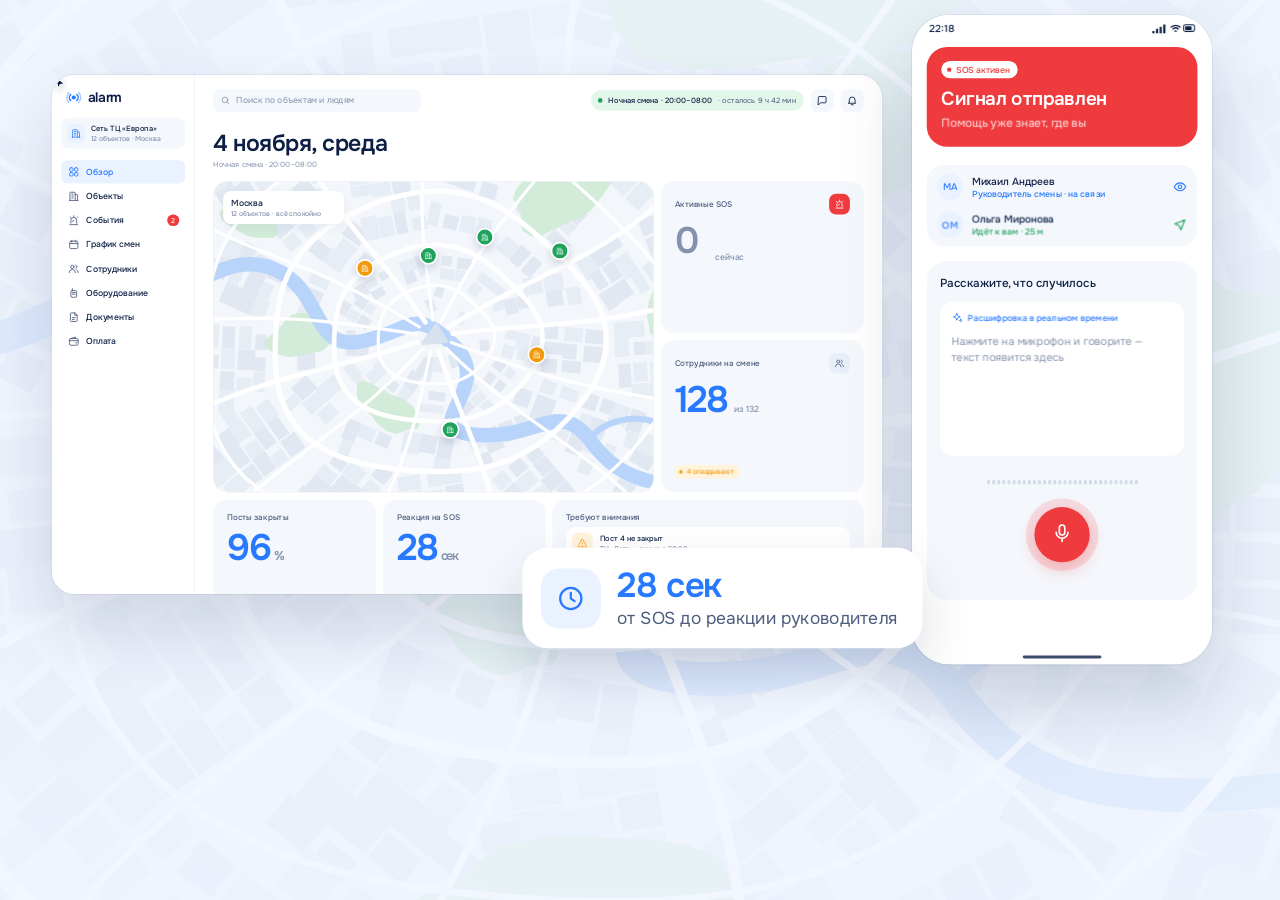
<file: covers/alarm.html>
<!doctype html>
<html lang="ru">
<head>
<meta charset="utf-8">
<meta name="viewport" content="width=device-width, initial-scale=1">
<title>Alarm · обложка</title>
<link rel="preconnect" href="https://fonts.googleapis.com">
<link rel="preconnect" href="https://fonts.gstatic.com" crossorigin>
<link rel="stylesheet" href="https://fonts.googleapis.com/css2?family=Caveat:wght@500;600&amp;family=Inter+Tight:wght@400;500;600&amp;family=Onest:wght@400;500;600;700&amp;display=swap">
<style>
body{margin:0;background:#ffffff}
a{color:#111111}a:hover{color:#555555}
a:focus-visible,button:focus-visible{outline:2px solid #2779FF;outline-offset:3px}
.btn-p{background:#2779FF;color:#ffffff!important;transition:background-color .2s ease-in-out,transform .2s ease-in-out}
.btn-p:hover{background:#1B68E5}
.btn-p:active{transform:scale(.97)}
.btn-s{background:#E9F2FF;color:#2779FF!important;transition:background-color .2s ease-in-out,transform .2s ease-in-out}
.btn-s:hover{background:#D9E7FF}
.btn-s:active{transform:scale(.97)}
.prose{text-transform:none}
p,li,span,a,h1,h2,h3,blockquote{overflow-wrap:break-word}
h1,h2,h3{text-wrap:balance;-webkit-hyphens:none;hyphens:none}
p,li{text-wrap:pretty}
@media (max-width:480px){p,li,blockquote{-webkit-hyphens:auto;hyphens:auto}}
.burger{display:none}
.pen{font-family:Caveat,cursive;color:#2779FF;text-transform:none;letter-spacing:0;font-weight:500;line-height:1}
.side{position:sticky;top:96px}
@keyframes mq{from{transform:translateX(0)}to{transform:translateX(-50%)}}
.track{animation:mq 70s linear infinite}
.marquee:hover .track{animation-play-state:paused}
@media (prefers-reduced-motion:reduce){.track{animation:none}}
@media (max-width:900px){
.split{grid-template-columns:minmax(0,1fr)!important;gap:20px!important}
.side{position:static}
}
@media (max-width:480px){
.shot{width:150px!important;height:325px!important;border-radius:24px!important}
.marquee{margin-top:32px!important}
.stack{gap:88px!important}
.g2,.g3,.g4{grid-template-columns:minmax(0,1fr)!important}
.facts{grid-template-columns:minmax(0,1fr)!important}
.hdr-ctrl{display:none!important}
.burger{display:inline-flex!important}
.card{padding:24px!important}
.panel{padding:20px!important}
.ba{display:flex!important;overflow-x:auto;scroll-snap-type:x mandatory;gap:12px!important;margin:0 -20px!important;padding:0 20px 4px;max-width:none!important;scrollbar-width:none}
.ba::-webkit-scrollbar{display:none}
.ba>div{flex:0 0 82%;scroll-snap-align:center}
.ba [role=img]{max-width:none!important}
.swipe{display:flex!important}
.hname{font-size:17px!important}
.quote{padding:72px 20px!important}
.hide-sm{display:none!important}
.flow{flex-direction:column!important;align-items:stretch!important}
.flow-arrow{transform:rotate(90deg);align-self:center}
}
.case{transition:transform .25s ease-in-out}
.case:hover{transform:scale(1.02)}
.case:hover .arrow{background:#2779FF;color:#ffffff}
.arrow{transition:background-color .2s ease-in-out,color .2s ease-in-out}
.clamp1{white-space:nowrap;overflow:hidden;text-overflow:ellipsis}
.clamp2{text-wrap:pretty}
.more{scrollbar-width:none}
.more::-webkit-scrollbar{display:none}
@media (max-width:480px){.more{margin:-10px -16px -10px!important;padding:10px 16px 14px!important;scroll-padding-left:16px}.mcard{flex-basis:82%!important;min-height:340px!important}}
.hv{display:none}
@media (max-width:480px){.hero-img{aspect-ratio:4 / 5!important}.hv{display:inline!important}}
/* motion: calm micro-animations */
.case,.ctile,.ctile-p,.btn-p,.btn-s,.btn-teal,.chip{transition:transform .35s cubic-bezier(.22,.61,.36,1),background-color .25s ease,color .25s ease,border-color .25s ease!important}
.arrow svg{transition:transform .35s cubic-bezier(.22,.61,.36,1)}
@media (hover:hover){
.case:hover{transform:scale(1.02)}
.case:hover .arrow svg{transform:translate(2px,-2px)}
.ctile:hover,.ctile-p:hover{transform:translateY(-2px)}
.btn-p:hover,.btn-s:hover,.btn-teal:hover{transform:translateY(-1px)}
.shot{transition:transform .45s cubic-bezier(.22,.61,.36,1)}
.shot:hover{transform:scale(1.045)}
}
.case:active,.ctile:active,.ctile-p:active{transform:scale(.985)}
.marquee{padding:14px 0}
@media (prefers-reduced-motion:no-preference){
@keyframes rise{from{opacity:0;transform:translateY(14px)}to{opacity:1;transform:none}}
.hero>*,section[aria-labelledby="case-title"]>*{animation:rise .7s cubic-bezier(.22,.61,.36,1) both}
.hero>*:nth-child(2),section[aria-labelledby="case-title"]>*:nth-child(2){animation-delay:.06s}
.hero>*:nth-child(3),section[aria-labelledby="case-title"]>*:nth-child(3){animation-delay:.12s}
.hero>*:nth-child(n+4),section[aria-labelledby="case-title"]>*:nth-child(n+4){animation-delay:.18s}
@supports (animation-timeline:view()){
@keyframes reveal{from{opacity:0;transform:translateY(18px)}to{opacity:1;transform:none}}
.stack>section:not(.hero):not([aria-labelledby="case-title"]):not(.quote),.stack>nav{animation:reveal linear both;animation-timeline:view();animation-range:entry 0% entry 35%}
.quote>*{animation:reveal linear both;animation-timeline:view();animation-range:entry 10% entry 45%}
}
}
@media (prefers-reduced-motion:reduce){.case,.ctile,.ctile-p,.btn-p,.btn-s,.shot{transition:none!important}.shot:hover,.case:hover{transform:none}}
</style>
<style>

/* alarm live screens · база */
.alx-ph{--k:.6796;width:280px;height:606px;border-radius:30px;overflow:hidden;position:relative;isolation:isolate;transform:translateZ(0);background:#fff;margin:0 auto;box-shadow:0 0 0 1px rgba(14,31,69,.06),0 24px 48px rgba(14,31,69,.12)}
.alx-dev{width:412px;height:892px;transform:scale(var(--k));transform-origin:0 0;position:absolute;left:0;top:0;font-family:Onest,'Inter',system-ui,sans-serif;color:#0E1F45;overflow:hidden;background:#fff;text-transform:none;letter-spacing:0;text-align:left;-webkit-font-smoothing:antialiased}
.alx-dev *,.alx-wdev *{box-sizing:border-box}
.alx-sb{position:absolute;left:0;right:0;top:0;height:36px;display:flex;align-items:center;justify-content:space-between;padding:0 20px 0 24px;font:500 14px Onest,sans-serif;z-index:30}
.alx-sb-w{color:#fff}
.alx-gb{position:absolute;left:50%;bottom:8px;width:108px;height:4px;margin-left:-54px;border-radius:2px;background:#0E1F45;opacity:.8;z-index:30}
.alx-tap{position:absolute;width:52px;height:52px;margin:-26px 0 0 -26px;border-radius:50%;background:rgba(14,31,69,.18);border:2px solid rgba(255,255,255,.95);box-shadow:0 4px 14px rgba(0,0,0,.18);opacity:0;z-index:40;pointer-events:none}
.alx-wb{--k:.5139;width:740px;height:463px;border-radius:18px;overflow:hidden;position:relative;isolation:isolate;transform:translateZ(0);background:#fff;margin:0 auto;box-shadow:0 0 0 1px rgba(14,31,69,.06),0 24px 48px rgba(14,31,69,.10)}
.alx-wdev{width:1440px;height:900px;transform:scale(var(--k));transform-origin:0 0;position:absolute;left:0;top:0;font-family:Onest,'Inter',system-ui,sans-serif;color:#0E1F45;overflow:hidden;background:#fff;text-transform:none;letter-spacing:0;text-align:left;-webkit-font-smoothing:antialiased}
.alx-cur{position:absolute;width:28px;height:28px;z-index:50;pointer-events:none;filter:drop-shadow(0 3px 6px rgba(14,31,69,.25))}
@media (max-width:480px){.alx-wb{--k:.2083;width:300px;height:188px;border-radius:12px}}
@media (prefers-reduced-motion:reduce){.alx-ph *,.alx-wb *{animation:none!important}}

/* al1 · SOS: удержание → сигнал отправлен · 14s */
.al1-s1{position:absolute;inset:0;background:#FFECEC;animation:al1-s1 14s ease infinite}
.al1-x{position:absolute;left:16px;top:44px;width:44px;height:44px;border-radius:14px;background:#fff;display:flex;align-items:center;justify-content:center}
.al1-h{position:absolute;left:24px;right:24px;top:116px;text-align:center}
.al1-h b{display:block;font:600 26px/32px Onest,sans-serif;letter-spacing:-.015em;color:#F03B3E}
.al1-h p{margin:10px 0 0;font:400 16px/24px Onest,sans-serif;color:#4E5D7E}
.al1-st{position:absolute;left:26px;top:250px;width:360px;height:360px}
.al1-r{position:absolute;left:50%;top:50%;border-radius:50%;background:#F03B3E;transform:translate(-50%,-50%) scale(1);animation:al1-pulse 2s ease-out infinite}
.al1-r1{width:244px;height:244px;opacity:.18}
.al1-r2{width:300px;height:300px;opacity:.12;animation-delay:.25s}
.al1-r3{width:360px;height:360px;opacity:.07;animation-delay:.5s}
.al1-ring{position:absolute;left:68px;top:68px;width:224px;height:224px;transform:rotate(-90deg)}
.al1-ring .tr{stroke:#fff}
.al1-ring .pg{stroke:#F03B3E;stroke-dasharray:672;stroke-dashoffset:672;animation:al1-prog 14s linear infinite}
.al1-core{position:absolute;left:88px;top:88px;width:184px;height:184px;border-radius:50%;background:#F03B3E;box-shadow:0 18px 40px rgba(240,59,62,.35);display:flex;flex-direction:column;align-items:center;justify-content:center;color:#fff;animation:al1-press 14s ease infinite}
.al1-core b{font:700 44px/1 Onest,sans-serif;letter-spacing:.02em}
.al1-cnt{position:relative;height:20px;width:120px;margin-top:10px;font:500 14px Onest,sans-serif;opacity:.9}
.al1-cnt span{position:absolute;left:0;right:0;text-align:center;opacity:0}
.al1-c3{animation:al1-c3 14s step-end infinite}.al1-c2{animation:al1-c2 14s step-end infinite}.al1-c1{animation:al1-c1 14s step-end infinite}
.al1-loc{position:absolute;left:20px;right:20px;top:640px;background:#fff;border-radius:20px;padding:12px 16px 12px 12px;display:flex;gap:12px;align-items:center}
.al1-ic{width:40px;height:40px;border-radius:14px;display:flex;align-items:center;justify-content:center;flex:none}
.al1-loc small{display:block;font:500 12px/16px Onest,sans-serif;color:#8592AD}
.al1-loc b{display:block;font:500 16px/24px Onest,sans-serif}
.al1-hint{position:absolute;left:0;right:0;top:728px;text-align:center;font:500 12px Onest,sans-serif;color:#8592AD}
.al1-tap{left:236px;top:476px;animation:al1-tap 14s ease infinite}
.al1-flash{position:absolute;inset:0;background:#fff;opacity:0;z-index:20;animation:al1-flash 14s ease infinite;pointer-events:none}
.al1-s2{position:absolute;inset:0;background:#fff;opacity:0;animation:al1-s2 14s ease infinite}
.al1-hero{position:absolute;left:20px;right:20px;top:44px;background:#F03B3E;border-radius:28px;padding:18px 20px 20px;color:#fff;transform:translateY(-24px);opacity:0;animation:al1-hero 14s cubic-bezier(.2,.8,.2,1) infinite}
.al1-live{display:inline-flex;align-items:center;gap:6px;background:#fff;color:#F03B3E;border-radius:999px;padding:4px 10px 4px 8px;font:500 12px Onest,sans-serif}
.al1-live i{width:6px;height:6px;border-radius:50%;background:#F03B3E;animation:al1-blink 1s ease infinite}
.al1-hero b{display:block;margin-top:12px;font:600 26px/32px Onest,sans-serif;letter-spacing:-.015em}
.al1-hero p{margin:8px 0 0;font:400 16px/24px Onest,sans-serif;opacity:.88}
.al1-wk{position:absolute;left:20px;right:20px;top:206px;background:#F4F7FC;border-radius:24px;padding:4px 14px}
.al1-row{display:flex;align-items:center;gap:12px;padding:10px 0;opacity:0;transform:translateY(10px)}
.al1-row1{animation:al1-row1 14s ease infinite}.al1-row2{animation:al1-row2 14s ease infinite}
.al1-av{width:36px;height:36px;border-radius:50%;background:#EAF2FF;color:#2779FF;display:flex;align-items:center;justify-content:center;font:500 13px Onest,sans-serif;flex:none}
.al1-row .t{flex:1}
.al1-row b{display:block;font:500 14px/20px Onest,sans-serif}
.al1-row small{display:block;font:500 12px/16px Onest,sans-serif}
.al1-dist{position:relative;display:inline-block;width:48px;height:16px;vertical-align:top}
.al1-dist span{position:absolute;left:0;opacity:0}
.al1-d1{animation:al1-d1 14s step-end infinite}.al1-d2{animation:al1-d2 14s step-end infinite}.al1-d3{animation:al1-d3 14s step-end infinite}

.al1-hero p{margin:6px 0 0}
.al1-row{padding:8px 0}
.al1-push{animation:al1-push 14s cubic-bezier(.2,.85,.25,1) infinite}
@keyframes al1-s1{0%,27%{opacity:1}30%,97%{opacity:0}100%{opacity:1}}
@keyframes al1-s2{0%,27%{opacity:0}30%,95%{opacity:1}98%,100%{opacity:0}}
@keyframes al1-prog{0%,4%{stroke-dashoffset:672}26%,100%{stroke-dashoffset:0}}
@keyframes al1-press{0%,3%{transform:scale(1)}5%,26%{transform:scale(.94)}28%,100%{transform:scale(1)}}
@keyframes al1-pulse{0%{transform:translate(-50%,-50%) scale(.85);opacity:.22}100%{transform:translate(-50%,-50%) scale(1.08);opacity:0}}
@keyframes al1-c3{0%{opacity:0}4%{opacity:1}11%{opacity:0}}
@keyframes al1-c2{0%{opacity:0}11%{opacity:1}19%{opacity:0}}
@keyframes al1-c1{0%{opacity:0}19%{opacity:1}26.5%{opacity:0}}
@keyframes al1-tap{0%,2%{opacity:0;transform:scale(.6)}4%,26%{opacity:1;transform:scale(1)}28%,100%{opacity:0;transform:scale(1.2)}}
@keyframes al1-flash{0%,26.5%{opacity:0}28%{opacity:.85}32%,100%{opacity:0}}
@keyframes al1-hero{0%,29%{opacity:0;transform:translateY(-24px)}33%,100%{opacity:1;transform:none}}
@keyframes al1-push{0%,31%{transform:translateY(-130%)}34%,46%{transform:none}49%,100%{transform:translateY(-130%)}}
@keyframes al1-row1{0%,36%{opacity:0;transform:translateY(10px)}39%,100%{opacity:1;transform:none}}
@keyframes al1-row2{0%,40%{opacity:0;transform:translateY(10px)}43%,100%{opacity:1;transform:none}}
@keyframes al1-d1{0%{opacity:0}43%{opacity:1}60%{opacity:0}}
@keyframes al1-d2{0%{opacity:0}60%{opacity:1}78%{opacity:0}}
@keyframes al1-d3{0%{opacity:0}78%{opacity:1}100%{opacity:0}}
@keyframes al1-blink{50%{opacity:.25}}
.al1-vin{opacity:0;animation:al1-vin 14s ease infinite}
@keyframes al1-vin{0%,33%{opacity:0;transform:translateY(12px)}37%,100%{opacity:1;transform:none}}

.alx-push{position:absolute;left:10px;right:10px;top:8px;z-index:35;background:rgba(255,255,255,.97);border-radius:22px;padding:12px 14px;display:flex;gap:12px;align-items:flex-start;box-shadow:0 14px 34px rgba(14,31,69,.18),0 0 0 1px rgba(14,31,69,.05);transform:translateY(-130%)}
.alx-push .ai{width:38px;height:38px;border-radius:11px;background:#EAF2FF;display:flex;align-items:center;justify-content:center;flex:none}
.alx-push .tx{flex:1;min-width:0}
.alx-push .ap{display:flex;justify-content:space-between;font:500 12px/16px Onest,sans-serif;color:#8592AD}
.alx-push b{display:block;margin-top:2px;font:600 15px/20px Onest,sans-serif;color:#0E1F45}
.alx-push p{margin:2px 0 0;font:400 14px/19px Onest,sans-serif;color:#4E5D7E}

.al1v-vc{position:absolute;left:20px;right:20px;background:#F4F7FC;border-radius:28px;padding:18px}
.al1v-hd{display:flex;align-items:center;justify-content:space-between;font:500 16px/24px Onest,sans-serif}
.al1v-tm{position:relative;width:64px;height:20px;font:500 14px/20px Onest,sans-serif;text-align:right}
.al1v-tm span{position:absolute;right:0;top:0;opacity:0;white-space:nowrap}
.al1v-tr{position:relative;margin-top:14px;height:212px;background:#fff;border-radius:20px;padding:14px 16px;overflow:hidden}
.al1v-lbl{display:flex;align-items:center;gap:6px;font:500 12px/16px Onest,sans-serif;color:#2779FF}
.al1v-lbl i{width:6px;height:6px;border-radius:50%;background:#F03B3E;opacity:0;animation:al1v-lbl 14s ease infinite}
.al1v-ph{position:absolute;left:16px;right:16px;top:44px;font:400 15px/22px Onest,sans-serif;color:#8592AD;animation:al1v-ph 14s ease infinite}
.al1v-q{position:absolute;left:16px;right:16px;top:42px;font:400 17px/26px Onest,sans-serif;color:#0E1F45}
.al1v-q span{display:block;overflow:hidden;white-space:nowrap;width:0}
.al1v-l1{animation:al1v-l1 14s steps(26,end) infinite}.al1v-l2{animation:al1v-l2 14s steps(26,end) infinite}.al1v-l3{animation:al1v-l3 14s steps(22,end) infinite}
.al1v-car{display:inline-block;width:2px;height:20px;background:#2779FF;vertical-align:-4px;margin-left:2px;animation:al1v-car 14s step-end infinite}
.al1v-tags{position:absolute;left:16px;right:16px;bottom:14px;display:flex;gap:6px;flex-wrap:wrap;opacity:0;animation:al1v-tags 14s ease infinite}
.al1v-tags b{padding:5px 11px;border-radius:999px;font:500 13px/18px Onest,sans-serif}
.al1v-wv{position:relative;height:40px;margin-top:16px;display:flex;justify-content:center}
.al1v-wv>div{position:absolute;display:flex;gap:3px;align-items:center;height:40px}
.al1v-wv i{display:block;width:4px;border-radius:2px;background:#F03B3E}
.al1v-idle i{background:#D2DBE8}
.al1v-idle{animation:al1v-idle 14s ease infinite}
.al1v-live{opacity:0;animation:al1v-live 14s ease infinite}
.al1v-live i{animation:al1v-wv .8s ease-in-out infinite alternate}
.al1v-mic{position:relative;width:84px;height:84px;margin:10px auto 0;display:flex;align-items:center;justify-content:center}
.al1v-mic .h{position:absolute;inset:-8px;border-radius:50%;background:#F03B3E;opacity:.14;animation:al1v-halo 14s ease infinite}
.al1v-mic .b{position:relative;width:76px;height:76px;border-radius:50%;background:#F03B3E;display:flex;align-items:center;justify-content:center;box-shadow:0 10px 24px rgba(240,59,62,.28)}
.al1v-mic .b>*{position:absolute}
.al1v-mi{animation:al1v-mi 14s ease infinite}
.al1v-st{width:24px;height:24px;border-radius:6px;background:#fff;opacity:0;animation:al1v-st 14s ease infinite}
.al1v-cap{position:relative;height:18px;margin-top:12px;text-align:center;font:500 13px/18px Onest,sans-serif;color:#8592AD}
.al1v-cap span{position:absolute;left:0;right:0;top:0;opacity:0}
.al1v-k1{animation:al1v-k1 14s step-end infinite}.al1v-k2{animation:al1v-k2 14s step-end infinite}.al1v-k3{color:#1FA35C;animation:al1v-k3 14s step-end infinite}
.al1v-tap{animation:al1v-tap 14s ease infinite}.al1v-tap2{animation:al1v-tap2 14s ease infinite}
@keyframes al1v-wv{from{transform:scaleY(.3)}to{transform:scaleY(1)}}
@keyframes al1v-lbl{0%,52%{opacity:0}53%,84%{opacity:1}85%,100%{opacity:0}}
@keyframes al1v-ph{0%,52%{opacity:1}53%,95%{opacity:0}100%{opacity:1}}
@keyframes al1v-l1{0%,55%{width:0}64%,95%{width:100%}100%{width:0}}
@keyframes al1v-l2{0%,64%{width:0}73%,95%{width:100%}100%{width:0}}
@keyframes al1v-l3{0%,73%{width:0}81%,95%{width:100%}100%{width:0}}
@keyframes al1v-car{0%{opacity:0}53%{opacity:1}84%{opacity:0}}
@keyframes al1v-tags{0%,86%{opacity:0;transform:translateY(6px)}89%,95%{opacity:1;transform:none}100%{opacity:0}}
@keyframes al1v-idle{0%,52%{opacity:1}53%,84%{opacity:0}86%,100%{opacity:1}}
@keyframes al1v-live{0%,52%{opacity:0}53%,84%{opacity:1}86%,100%{opacity:0}}
@keyframes al1v-halo{0%,52%{transform:scale(1);opacity:.14}54%,84%{transform:scale(1.18);opacity:.24}86%,100%{transform:scale(1);opacity:.14}}
@keyframes al1v-mi{0%,52%{opacity:1}53%,84%{opacity:0}85%,100%{opacity:1}}
@keyframes al1v-st{0%,52%{opacity:0}53%,84%{opacity:1}85%,100%{opacity:0}}
@keyframes al1v-k1{0%{opacity:1}52%{opacity:0}95%{opacity:1}}
@keyframes al1v-k2{0%{opacity:0}52%{opacity:1}84%{opacity:0}}
@keyframes al1v-k3{0%{opacity:0}84%{opacity:1}95%{opacity:0}}
@keyframes al1v-tap{0%,50%{opacity:0;transform:scale(.6)}51%{opacity:1;transform:scale(1)}54%,100%{opacity:0;transform:scale(1.2)}}
@keyframes al1v-tap2{0%,82%{opacity:0;transform:scale(.6)}83%{opacity:1;transform:scale(1)}86%,100%{opacity:0;transform:scale(1.2)}}
.al1v-t0{animation:al1v-t0 14s step-end infinite}.al1v-t1{animation:al1v-t1 14s step-end infinite}.al1v-t2{animation:al1v-t2 14s step-end infinite}.al1v-t3{animation:al1v-t3 14s step-end infinite}.al1v-t4{animation:al1v-t4 14s step-end infinite}.al1v-t5{animation:al1v-t5 14s step-end infinite}.al1v-t6{animation:al1v-t6 14s step-end infinite}@keyframes al1v-t0{0%{opacity:0}0%{opacity:1}52%{opacity:0}}@keyframes al1v-t1{0%{opacity:0}52%{opacity:1}58%{opacity:0}}@keyframes al1v-t2{0%{opacity:0}58%{opacity:1}64%{opacity:0}}@keyframes al1v-t3{0%{opacity:0}64%{opacity:1}70%{opacity:0}}@keyframes al1v-t4{0%{opacity:0}70%{opacity:1}76%{opacity:0}}@keyframes al1v-t5{0%{opacity:0}76%{opacity:1}82%{opacity:0}}@keyframes al1v-t6{0%{opacity:0}82%{opacity:1}95%{opacity:0}}
/* al3 · этажи в изометрии · 9s */
.al3-hd{position:absolute;left:20px;top:48px}
.al3-hd small{display:block;font:500 12px/16px Onest,sans-serif;color:#8592AD}
.al3-hd b{display:block;font:600 26px/32px Onest,sans-serif;letter-spacing:-.015em}
.al3-sc{position:absolute;left:20px;right:20px;top:124px;height:430px;border-radius:28px;background:#F4F7FC;overflow:hidden}
.al3-w{position:absolute;left:28px;width:300px;height:190px;transition:none}
.al3-w1{top:212px;animation:al3-w1 9s cubic-bezier(.3,.7,.2,1) infinite}
.al3-w2{top:122px;animation:al3-w2 9s cubic-bezier(.3,.7,.2,1) infinite}
.al3-w3{top:32px;animation:al3-w3 9s cubic-bezier(.3,.7,.2,1) infinite}
.al3-pl{width:300px;height:190px;transform:perspective(900px) rotateX(58deg) rotateZ(-38deg);transform-origin:50% 50%;filter:drop-shadow(0 18px 18px rgba(39,121,255,.10))}
.al3-pl svg{display:block}
.al3-lb{position:absolute;right:14px;display:flex;align-items:center;gap:6px;padding:5px 11px;border-radius:999px;font:500 12px Onest,sans-serif;background:#fff;color:#4E5D7E;box-shadow:0 1px 2px rgba(14,31,69,.06),0 6px 16px rgba(14,31,69,.06)}
.al3-lb1{top:300px;animation:al3-lb1 9s ease infinite}.al3-lb2{top:206px;animation:al3-lb2 9s ease infinite}.al3-lb3{top:114px;animation:al3-lb3 9s ease infinite}
.al3-seg{position:absolute;left:20px;right:20px;top:572px;height:48px;border-radius:16px;background:#E9EFF8;padding:4px;display:flex}
.al3-th{position:absolute;top:4px;bottom:4px;left:4px;width:calc((100% - 8px)/3);border-radius:12px;background:#fff;box-shadow:0 1px 2px rgba(14,31,69,.08),0 6px 16px rgba(14,31,69,.06);animation:al3-th 9s cubic-bezier(.3,.7,.2,1) infinite}
.al3-seg span{flex:1;position:relative;z-index:1;display:flex;align-items:center;justify-content:center;font:500 14px Onest,sans-serif;color:#4E5D7E}
.al3-info{position:absolute;left:20px;right:20px;top:640px;height:88px;border-radius:20px;background:#fff;border:1px solid #E6ECF4}
.al3-info>div{position:absolute;inset:0;padding:14px 16px;display:flex;gap:12px;align-items:center;opacity:0}
.al3-i1{animation:al3-i1 9s ease infinite}.al3-i2{animation:al3-i2 9s ease infinite}.al3-i3{animation:al3-i3 9s ease infinite}
.al3-info .n{width:44px;height:44px;border-radius:14px;display:flex;align-items:center;justify-content:center;font:600 18px Onest,sans-serif;flex:none}
.al3-info b{display:block;font:500 16px/22px Onest,sans-serif}
.al3-info small{display:block;font:500 12px/16px Onest,sans-serif;color:#8592AD}
.al3-nav{position:absolute;left:0;right:0;bottom:24px;height:72px;border-top:1px solid #E6ECF4;display:flex;align-items:center;padding:0 12px;background:#fff}
.al3-nav span{flex:1;display:flex;flex-direction:column;align-items:center;gap:4px;font:500 12px Onest,sans-serif;color:#4E5D7E}
.al3-nav span.on{color:#2779FF}
.al3-nav span.on em{background:#EAF2FF}
.al3-nav em{width:56px;height:30px;border-radius:999px;display:flex;align-items:center;justify-content:center}
.al3-sos{position:absolute;left:50%;bottom:58px;margin-left:-38px;width:76px;height:76px;border-radius:50%;background:#fff;display:flex;align-items:center;justify-content:center}
.al3-sos b{width:64px;height:64px;border-radius:50%;background:#F03B3E;color:#fff;display:flex;align-items:center;justify-content:center;font:700 16px Onest,sans-serif;box-shadow:0 10px 24px rgba(240,59,62,.3)}
.al3-tap{animation:al3-tap 9s ease-out infinite}
@keyframes al3-w1{0%,30%{transform:none;opacity:.45}34%,62%{transform:none;opacity:.45}66%,92%{transform:translateY(-18px);opacity:1}96%,100%{transform:none;opacity:.45}}
@keyframes al3-w2{0%,30%{transform:translateY(-18px);opacity:1}34%,92%{transform:none;opacity:.45}96%,100%{transform:translateY(-18px);opacity:1}}
@keyframes al3-w3{0%,30%{transform:none;opacity:.45}34%,62%{transform:translateY(-18px);opacity:1}66%,100%{transform:none;opacity:.45}}
@keyframes al3-lb1{0%,62%{background:#fff;color:#4E5D7E}66%,92%{background:#2779FF;color:#fff}96%,100%{background:#fff;color:#4E5D7E}}
@keyframes al3-lb2{0%,30%{background:#2779FF;color:#fff}34%,92%{background:#fff;color:#4E5D7E}96%,100%{background:#2779FF;color:#fff}}
@keyframes al3-lb3{0%,30%{background:#fff;color:#4E5D7E}34%,62%{background:#2779FF;color:#fff}66%,100%{background:#fff;color:#4E5D7E}}
@keyframes al3-th{0%,30%{transform:translateX(100%)}34%,62%{transform:translateX(200%)}66%,92%{transform:translateX(0)}96%,100%{transform:translateX(100%)}}
@keyframes al3-i2{0%,30%{opacity:1}33%,93%{opacity:0}96%,100%{opacity:1}}
@keyframes al3-i3{0%,32%{opacity:0}35%,62%{opacity:1}65%,100%{opacity:0}}
@keyframes al3-i1{0%,64%{opacity:0}67%,92%{opacity:1}95%,100%{opacity:0}}
@keyframes al3-tap{0%{opacity:0;transform:scale(.6)}2%{opacity:1;transform:scale(1)}4.5%{opacity:0;transform:scale(1.2)}100%{opacity:0}}

/* al4 · обход по меткам · 9s */
.al4-top{position:absolute;left:16px;right:16px;top:44px;display:flex;align-items:center;gap:12px}
.al4-bk{width:44px;height:44px;border-radius:14px;background:#F4F7FC;display:flex;align-items:center;justify-content:center}
.al4-top small{display:block;font:500 12px/16px Onest,sans-serif;color:#8592AD}
.al4-top b{display:block;font:600 20px/26px Onest,sans-serif}
.al4-pr{position:absolute;left:20px;right:20px;top:108px;background:#F4F7FC;border-radius:24px;padding:16px 18px 18px}
.al4-pr .n{display:flex;align-items:baseline;gap:6px}
.al4-num{position:relative;display:inline-block;width:26px;height:40px;font:600 40px/40px Onest,sans-serif;color:#2779FF}
.al4-num span{position:absolute;left:0}
.al4-n3{animation:al4-n3 9s step-end infinite}.al4-n4{opacity:0;animation:al4-n4 9s step-end infinite}
.al4-pr .n em{font:400 16px Onest,sans-serif;color:#8592AD;font-style:normal}
.al4-seg{display:flex;gap:4px;margin-top:12px}
.al4-seg i{flex:1;height:6px;border-radius:3px;background:#E9EFF8}
.al4-seg i.on{background:#2779FF}
.al4-seg i.go{background:#E9EFF8;position:relative;overflow:hidden}
.al4-seg i.go:after{content:"";position:absolute;inset:0;background:#2779FF;transform:scaleX(0);transform-origin:0 50%;animation:al4-bar 9s ease infinite}
.al4-list{position:absolute;left:20px;right:20px;top:222px}
.al4-row{display:flex;align-items:center;gap:12px;padding:12px 16px;font:400 16px Onest,sans-serif;position:relative}
.al4-row .d{width:32px;height:32px;border-radius:50%;display:flex;align-items:center;justify-content:center;flex:none;font:500 14px Onest,sans-serif}
.al4-row .d.ok{background:#E2F6EA}
.al4-row .d.no{border:1.5px solid #D2DBE8;color:#8592AD}
.al4-row .t{flex:1}
.al4-row small{font:500 12px Onest,sans-serif;color:#8592AD}
.al4-cur{position:relative;border-radius:24px;padding:14px 16px 16px;margin:4px 0}
.al4-cur:before{content:"";position:absolute;inset:0;border-radius:24px;background:#EAF2FF;animation:al4-curbg 9s ease infinite}
.al4-cur>*{position:relative}
.al4-cur .r{display:flex;align-items:center;gap:12px}
.al4-dot{position:relative;width:32px;height:32px;flex:none}
.al4-dot>span{position:absolute;inset:0;border-radius:50%;display:flex;align-items:center;justify-content:center}
.al4-dn{background:#2779FF;color:#fff;font:500 14px Onest,sans-serif;animation:al4-dn 9s ease infinite}
.al4-dk{background:#E2F6EA;opacity:0;transform:scale(.4);animation:al4-dk 9s cubic-bezier(.34,1.56,.64,1) infinite}
.al4-cur b{display:block;font:500 16px/22px Onest,sans-serif}
.al4-cur small{display:block}
.al4-cs{position:relative;height:18px;margin-top:2px}
.al4-cs>*{position:absolute;left:0;top:0;white-space:nowrap;font:500 12px/18px Onest,sans-serif}
.al4-s1{animation:al4-s1 9s step-end infinite}.al4-s2{opacity:0;color:#1FA35C;animation:al4-s2 9s step-end infinite}
.al4-btns{display:flex;gap:8px;margin-top:12px;animation:al4-btns 9s ease infinite;overflow:hidden;max-height:60px}
.al4-btn{flex:1;height:52px;border-radius:12px;background:#2779FF;color:#fff;display:flex;align-items:center;justify-content:center;gap:8px;font:500 15px Onest,sans-serif}
.al4-btn2{flex:none;padding:0 16px;height:52px;border-radius:12px;border:1px solid #E6ECF4;display:flex;align-items:center;gap:8px;font:500 15px Onest,sans-serif}
.al4-nx:before{content:"";position:absolute;inset:0;border-radius:16px;background:#EAF2FF;opacity:0;animation:al4-nx 9s ease infinite}
.al4-nx .d{position:relative;animation:al4-nxd 9s ease infinite}
.al4-nx .t{position:relative}
.al4-dim{position:absolute;inset:0;background:#0E1F45;opacity:0;z-index:20;animation:al4-dim 9s ease infinite}
.al4-bs{position:absolute;left:0;right:0;bottom:0;height:420px;background:#fff;border-radius:32px 32px 0 0;z-index:21;transform:translateY(110%);animation:al4-bs 9s cubic-bezier(.2,.85,.25,1) infinite;display:flex;flex-direction:column;align-items:center;padding-top:28px}
.al4-bs .g{width:36px;height:5px;border-radius:3px;background:#E6ECF4;margin-bottom:22px}
.al4-bs b{font:600 22px/28px Onest,sans-serif}
.al4-bs p{margin:8px 24px 0;text-align:center;font:400 15px/22px Onest,sans-serif;color:#4E5D7E}
.al4-nfc{position:relative;width:180px;height:180px;margin-top:20px;display:flex;align-items:center;justify-content:center}
.al4-nfc i{position:absolute;inset:0;border-radius:50%;border:3px solid #2779FF;opacity:0;animation:al4-rip 1.6s ease-out infinite}
.al4-nfc i:nth-child(2){animation-delay:.5s}.al4-nfc i:nth-child(3){animation-delay:1s}
.al4-nfc .c{position:relative;width:84px;height:84px;border-radius:50%;background:#EAF2FF;display:flex;align-items:center;justify-content:center;animation:al4-nfcok 9s ease infinite}
.al4-tap{animation:al4-tap 9s ease-out infinite}
@keyframes al4-n3{0%{opacity:1}54%{opacity:0}96%{opacity:1}}
@keyframes al4-n4{0%{opacity:0}54%{opacity:1}96%{opacity:0}}
@keyframes al4-bar{0%,54%{transform:scaleX(0)}60%,94%{transform:scaleX(1)}98%,100%{transform:scaleX(0)}}
@keyframes al4-curbg{0%,54%{opacity:1}60%,94%{opacity:0}98%,100%{opacity:1}}
@keyframes al4-dn{0%,52%{opacity:1;transform:scale(1)}55%,94%{opacity:0;transform:scale(.4)}98%,100%{opacity:1;transform:scale(1)}}
@keyframes al4-dk{0%,53%{opacity:0;transform:scale(.4)}58%,94%{opacity:1;transform:scale(1)}98%,100%{opacity:0;transform:scale(.4)}}
@keyframes al4-s1{0%{opacity:1}54%{opacity:0}96%{opacity:1}}
@keyframes al4-s2{0%{opacity:0}54%{opacity:1}96%{opacity:0}}
@keyframes al4-btns{0%,54%{max-height:60px;opacity:1;margin-top:12px}60%,94%{max-height:0;opacity:0;margin-top:0}98%,100%{max-height:60px;opacity:1;margin-top:12px}}
@keyframes al4-nx{0%,58%{opacity:0}63%,94%{opacity:1}98%,100%{opacity:0}}
@keyframes al4-nxd{0%,58%{background:transparent;color:#8592AD;border-color:#D2DBE8}63%,94%{background:#2779FF;color:#fff;border-color:#2779FF}98%,100%{background:transparent;color:#8592AD;border-color:#D2DBE8}}
@keyframes al4-dim{0%,22%{opacity:0}26%,50%{opacity:.35}54%,100%{opacity:0}}
@keyframes al4-bs{0%,22%{transform:translateY(110%)}27%,50%{transform:none}55%,100%{transform:translateY(110%)}}
@keyframes al4-rip{0%{transform:scale(.5);opacity:.5}100%{transform:scale(1.1);opacity:0}}
@keyframes al4-nfcok{0%,42%{background:#EAF2FF}45%,100%{background:#E2F6EA}}
@keyframes al4-tap{0%{opacity:0;transform:scale(.6)}2.5%{opacity:1;transform:scale(1)}5%{opacity:0;transform:scale(1.2)}100%{opacity:0}}

.alx-side{position:absolute;left:0;top:0;bottom:0;width:248px;border-right:1px solid #E6ECF4;padding:24px 16px;background:#fff}
.alx-logo{display:flex;align-items:center;gap:10px;padding-left:8px;font:600 24px Onest,sans-serif;letter-spacing:-.04em}
.alx-ws{margin-top:20px;display:flex;align-items:center;gap:10px;background:#F4F7FC;border-radius:14px;padding:10px}
.alx-ws i{width:32px;height:32px;border-radius:9px;background:#EAF2FF;display:flex;align-items:center;justify-content:center}
.alx-ws b{display:block;font:500 13px/18px Onest,sans-serif}.alx-ws small{display:block;font:500 12px/16px Onest,sans-serif;color:#8592AD}
.alx-nvs{margin-top:20px;display:flex;flex-direction:column;gap:2px}
.alx-nv{display:flex;align-items:center;gap:12px;height:40px;padding:0 10px 0 12px;border-radius:10px;font:500 15px Onest,sans-serif}
.alx-nv span{flex:1}
.alx-nv.on{background:#EAF2FF;color:#2779FF}
.alx-nv em{font:500 12px Onest,sans-serif;font-style:normal;color:#fff;background:#F03B3E;border-radius:999px;padding:2px 7px}
.alx-top{position:absolute;left:280px;right:32px;top:20px;height:48px;display:flex;align-items:center;gap:12px}
.alx-srch{width:360px;height:40px;border-radius:12px;background:#F4F7FC;display:flex;align-items:center;gap:10px;padding:0 12px;font:400 15px Onest,sans-serif;color:#8592AD}
.alx-shift{margin-left:auto;display:flex;align-items:center;gap:10px;height:36px;padding:0 14px 0 12px;border-radius:999px;background:#E2F6EA;font:500 13px Onest,sans-serif}
.alx-shift i{width:8px;height:8px;border-radius:50%;background:#1FA35C}
.alx-ib{width:40px;height:40px;border-radius:12px;background:#F4F7FC;display:flex;align-items:center;justify-content:center;position:relative}

/* al5 · дашборд: новый SOS · 10s */
.al5-h{position:absolute;left:280px;top:96px}
.al5-h b{display:block;font:600 40px/46px Onest,sans-serif;letter-spacing:-.02em}
.al5-h small{display:block;margin-top:4px;font:400 13px Onest,sans-serif;color:#8592AD}
.al5-map{position:absolute;left:280px;top:184px;width:764px;height:540px;border-radius:24px;overflow:hidden;border:1px solid #E6ECF4;background:#F3F6FB}
.al5-map img{position:absolute;left:-122px;top:-110px;width:1080px;height:756px}
.al5-pin{position:absolute;width:32px;height:32px;margin:-16px 0 0 -16px;border-radius:50%;border:3px solid #fff;box-shadow:0 6px 16px rgba(14,31,69,.18);display:flex;align-items:center;justify-content:center}
.al5-sos{position:absolute;left:236px;top:250px;width:0;height:0}
.al5-sos i{position:absolute;left:-60px;top:-60px;width:120px;height:120px;border-radius:50%;background:#F03B3E;opacity:0;transform:scale(.3);animation:al5-ring 2s ease-out infinite}
.al5-sos i:nth-child(2){animation-delay:.6s}
.al5-sos b{position:absolute;left:-22px;top:-22px;width:44px;height:44px;border-radius:50%;background:#F03B3E;border:3px solid #fff;box-shadow:0 10px 24px rgba(240,59,62,.35);display:flex;align-items:center;justify-content:center;transform:scale(0);animation:al5-pop 10s cubic-bezier(.34,1.56,.64,1) infinite}
.al5-rings{opacity:0;animation:al5-rings 10s ease infinite}
.al5-pop{position:absolute;left:280px;top:190px;width:270px;background:#fff;border-radius:18px;padding:14px 16px 16px;box-shadow:0 4px 12px rgba(14,31,69,.08),0 24px 48px -8px rgba(14,31,69,.14);opacity:0;transform:translateY(8px) scale(.96);transform-origin:0 50%;animation:al5-popc 10s cubic-bezier(.2,.8,.2,1) infinite}
.al5-bdg{display:inline-flex;align-items:center;gap:6px;border-radius:999px;padding:4px 10px 4px 8px;font:500 12px Onest,sans-serif}
.al5-bdg i{width:6px;height:6px;border-radius:50%}
.al5-pop b{display:block;margin-top:8px;font:600 17px/24px Onest,sans-serif}
.al5-pop small{display:block;font:400 13px/18px Onest,sans-serif;color:#4E5D7E}
.al5-btn{margin-top:12px;height:40px;border-radius:12px;background:#2779FF;color:#fff;display:flex;align-items:center;justify-content:center;gap:8px;font:500 15px Onest,sans-serif;animation:al5-btn 10s ease infinite}
.al5-ov{position:absolute;left:16px;top:16px;background:#fff;border-radius:14px;padding:10px 16px 10px 14px;box-shadow:0 1px 2px rgba(14,31,69,.04),0 6px 20px rgba(14,31,69,.05)}
.al5-ov b{display:block;font:500 15px/22px Onest,sans-serif}.al5-ov small{position:relative;display:block;height:16px;font:500 12px Onest,sans-serif;color:#8592AD;width:180px}
.al5-ov small span{position:absolute;left:0}
.al5-col{position:absolute;left:1056px;top:184px;width:352px;display:flex;flex-direction:column;gap:12px}
.al5-t{position:relative;border-radius:24px;padding:22px 24px 24px;height:264px;background:#F4F7FC;overflow:hidden}
.al5-t .hd{display:flex;justify-content:space-between;align-items:center;font:500 14px Onest,sans-serif;color:#4E5D7E}
.al5-t .chip{width:36px;height:36px;border-radius:12px;display:flex;align-items:center;justify-content:center}
.al5-big{display:flex;align-items:baseline;gap:10px;margin-top:14px}
.al5-big .v{position:relative;width:60px;height:64px;font:600 64px/64px Onest,sans-serif;letter-spacing:-.04em}
.al5-big .v span{position:absolute;left:0}
.al5-big em{font:500 15px Onest,sans-serif;font-style:normal}
.al5-sosbg{position:absolute;inset:0;background:#FFECEC;opacity:0;animation:al5-sosbg 10s ease infinite}
.al5-t>*{position:relative}
.al5-v1{animation:al5-v1 10s step-end infinite;color:#8592AD}.al5-v2{opacity:0;color:#F03B3E;animation:al5-v2 10s step-end infinite}
.al5-calm{animation:al5-v1 10s step-end infinite}.al5-alert{opacity:0;animation:al5-v2 10s step-end infinite}
.al5-row{position:absolute;left:24px;right:24px;bottom:24px;background:#fff;border-radius:16px;padding:8px 8px 8px 10px;display:flex;align-items:center;gap:10px;opacity:0;transform:translateY(10px);animation:al5-row 10s ease infinite}
.al5-row .av{width:36px;height:36px;border-radius:50%;background:#EAF2FF;color:#2779FF;display:flex;align-items:center;justify-content:center;font:500 13px Onest,sans-serif}
.al5-row b{display:block;font:500 13px/18px Onest,sans-serif}.al5-row small{display:block;font:500 12px/16px Onest,sans-serif;color:#8592AD}
.al5-row .go{margin-left:auto;width:36px;height:36px;border-radius:12px;background:#F03B3E;display:flex;align-items:center;justify-content:center}
.al5-r2{position:absolute;left:280px;right:32px;top:736px;display:flex;gap:12px}
.al5-r2>div{height:220px;border-radius:24px;background:#F4F7FC;padding:22px 24px}
.al5-r2 .l{font:500 14px Onest,sans-serif;color:#4E5D7E}
.al5-r2 .v{margin-top:12px;font:600 64px/64px Onest,sans-serif;letter-spacing:-.04em;color:#2779FF}
.al5-r2 .v em{font:600 22px Onest,sans-serif;font-style:normal;color:#8592AD;margin-left:6px}
.al5-ev{display:flex;align-items:center;gap:12px;background:#fff;border-radius:16px;padding:10px 14px 10px 10px;margin-top:8px}
.al5-ev i{width:36px;height:36px;border-radius:12px;display:flex;align-items:center;justify-content:center;flex:none}
.al5-ev b{display:block;font:500 13px/18px Onest,sans-serif}.al5-ev small{display:block;font:500 12px/16px Onest,sans-serif;color:#8592AD}
.al5-new{max-height:0;opacity:0;margin-top:0!important;padding-top:0!important;padding-bottom:0!important;overflow:hidden;animation:al5-new 10s ease infinite}
@keyframes al5-new{0%,22%{max-height:0;opacity:0;margin-top:0;padding-top:0;padding-bottom:0}27%,95%{max-height:60px;opacity:1;margin-top:8px;padding-top:10px;padding-bottom:10px}99%,100%{max-height:0;opacity:0}}
.al5-toast{position:absolute;right:32px;top:84px;width:340px;background:#0E1F45;color:#fff;border-radius:16px;padding:14px 16px;display:flex;gap:12px;align-items:center;z-index:30;opacity:0;transform:translateY(-12px);animation:al5-toast 10s cubic-bezier(.2,.8,.2,1) infinite;box-shadow:0 20px 40px rgba(14,31,69,.25)}
.al5-toast .c{width:36px;height:36px;border-radius:12px;background:#F03B3E;display:flex;align-items:center;justify-content:center;flex:none}
.al5-toast b{display:block;font:500 14px/20px Onest,sans-serif}.al5-toast small{display:block;font:400 12px/16px Onest,sans-serif;opacity:.7}
.al5-dot{position:absolute;right:9px;top:8px;width:10px;height:10px;border-radius:50%;background:#F03B3E;border:2px solid #F4F7FC;transform:scale(0);animation:al5-dot 10s ease infinite}
.al5-cur{animation:al5-cur 10s cubic-bezier(.45,.05,.25,1) infinite}
.al5-click{position:absolute;width:40px;height:40px;margin:-20px 0 0 -20px;border-radius:50%;border:3px solid #2779FF;opacity:0;z-index:49}
.al5-ck1{left:516px;top:434px;animation:al5-ck1 10s ease-out infinite}.al5-ck2{left:690px;top:432px;animation:al5-ck2 10s ease-out infinite}
@keyframes al5-pop{0%,16%{transform:scale(0)}20%,96%{transform:scale(1)}100%{transform:scale(0)}}
@keyframes al5-rings{0%,18%{opacity:0}22%,94%{opacity:1}98%,100%{opacity:0}}
@keyframes al5-ring{0%{opacity:.35;transform:scale(.3)}100%{opacity:0;transform:scale(1)}}
@keyframes al5-toast{0%,15%{opacity:0;transform:translateY(-12px)}19%,42%{opacity:1;transform:none}46%,100%{opacity:0;transform:translateY(-12px)}}
@keyframes al5-dot{0%,16%{transform:scale(0)}19%,96%{transform:scale(1)}100%{transform:scale(0)}}
@keyframes al5-sosbg{0%,17%{opacity:0}21%,95%{opacity:1}99%,100%{opacity:0}}
@keyframes al5-v1{0%{opacity:1}19%{opacity:0}97%{opacity:1}}
@keyframes al5-v2{0%{opacity:0}19%{opacity:1}97%{opacity:0}}
@keyframes al5-row{0%,22%{opacity:0;transform:translateY(10px)}26%,95%{opacity:1;transform:none}99%,100%{opacity:0}}
@keyframes al5-popc{0%,49%{opacity:0;transform:translateY(8px) scale(.96)}53%,94%{opacity:1;transform:none}98%,100%{opacity:0}}
@keyframes al5-btn{0%,73%{background:#2779FF;transform:scale(1)}75%{background:#1B68E5;transform:scale(.97)}78%,100%{background:#2779FF;transform:scale(1)}}
@keyframes al5-cur{0%,28%{left:1200px;top:760px}44%,48%{left:510px;top:428px}64%,72%{left:684px;top:426px}86%,100%{left:1200px;top:760px}}
@keyframes al5-ck1{0%,47%{opacity:0;transform:scale(.4)}48%{opacity:1;transform:scale(.6)}52%,100%{opacity:0;transform:scale(1.3)}}
@keyframes al5-ck2{0%,73%{opacity:0;transform:scale(.4)}74%{opacity:1;transform:scale(.6)}78%,100%{opacity:0;transform:scale(1.3)}}

.alx-side{position:absolute;left:0;top:0;bottom:0;width:248px;border-right:1px solid #E6ECF4;padding:24px 16px;background:#fff}
.alx-logo{display:flex;align-items:center;gap:10px;padding-left:8px;font:600 24px Onest,sans-serif;letter-spacing:-.04em}
.alx-ws{margin-top:20px;display:flex;align-items:center;gap:10px;background:#F4F7FC;border-radius:14px;padding:10px}
.alx-ws i{width:32px;height:32px;border-radius:9px;background:#EAF2FF;display:flex;align-items:center;justify-content:center}
.alx-ws b{display:block;font:500 13px/18px Onest,sans-serif}.alx-ws small{display:block;font:500 12px/16px Onest,sans-serif;color:#8592AD}
.alx-nvs{margin-top:20px;display:flex;flex-direction:column;gap:2px}
.alx-nv{display:flex;align-items:center;gap:12px;height:40px;padding:0 10px 0 12px;border-radius:10px;font:500 15px Onest,sans-serif}
.alx-nv span{flex:1}
.alx-nv.on{background:#EAF2FF;color:#2779FF}
.alx-nv em{font:500 12px Onest,sans-serif;font-style:normal;color:#fff;background:#F03B3E;border-radius:999px;padding:2px 7px}
.alx-top{position:absolute;left:280px;right:32px;top:20px;height:48px;display:flex;align-items:center;gap:12px}
.alx-srch{width:360px;height:40px;border-radius:12px;background:#F4F7FC;display:flex;align-items:center;gap:10px;padding:0 12px;font:400 15px Onest,sans-serif;color:#8592AD}
.alx-shift{margin-left:auto;display:flex;align-items:center;gap:10px;height:36px;padding:0 14px 0 12px;border-radius:999px;background:#E2F6EA;font:500 13px Onest,sans-serif}
.alx-shift i{width:8px;height:8px;border-radius:50%;background:#1FA35C}
.alx-ib{width:40px;height:40px;border-radius:12px;background:#F4F7FC;display:flex;align-items:center;justify-content:center;position:relative}

/* al6 · SOS-событие: принять → помощь в пути · 10s */
.al6-h{position:absolute;left:280px;top:92px;right:32px}
.al6-h small{display:block;font:400 13px Onest,sans-serif;color:#8592AD}
.al6-h .t{display:flex;align-items:center;gap:14px;margin-top:8px}
.al6-h b{font:600 40px/46px Onest,sans-serif;letter-spacing:-.02em}
.al6-live{display:inline-flex;align-items:center;gap:8px;background:#F03B3E;color:#fff;border-radius:999px;padding:6px 12px 6px 10px;font:500 13px Onest,sans-serif}
.al6-live i{width:8px;height:8px;border-radius:50%;background:#fff;animation:al6-blink 1s infinite}
.al6-acts{position:absolute;right:32px;top:130px;display:flex;gap:12px}
.al6-o{height:40px;padding:0 16px;border-radius:12px;border:1px solid #E6ECF4;display:flex;align-items:center;gap:8px;font:500 15px Onest,sans-serif}
.al6-acc{position:relative;width:206px;height:40px}
.al6-acc>span{position:absolute;inset:0;border-radius:12px;display:flex;align-items:center;justify-content:center;gap:8px;font:500 15px Onest,sans-serif}
.al6-a1{background:#F03B3E;color:#fff;animation:al6-a1 10s ease infinite}
.al6-a2{background:#E2F6EA;color:#1FA35C;opacity:0;animation:al6-a2 10s ease infinite}
.al6-plan{position:absolute;left:280px;top:212px;width:716px;height:656px;border-radius:24px;background:#F4F7FC;overflow:hidden}
.al6-plan>svg.p{position:absolute;left:24px;top:170px}
.al6-plan .hd{position:absolute;left:24px;top:22px}
.al6-plan .hd b{display:block;font:600 17px/24px Onest,sans-serif}.al6-plan .hd small{display:block;font:500 12px/16px Onest,sans-serif;color:#8592AD}
.al6-sos{position:absolute;left:506px;top:299px;width:0;height:0}
.al6-sos i{position:absolute;left:-60px;top:-60px;width:120px;height:120px;border-radius:50%;background:#F03B3E;opacity:0;animation:al5-ring 2s ease-out infinite}
.al6-sos i:nth-child(2){animation-delay:.6s}
.al6-sos b{position:absolute;left:-22px;top:-22px;width:44px;height:44px;border-radius:50%;background:#F03B3E;border:3px solid #fff;box-shadow:0 10px 24px rgba(240,59,62,.35);display:flex;align-items:center;justify-content:center}
.al6-tag{position:absolute;left:534px;top:260px;background:#F03B3E;color:#fff;border-radius:12px;padding:6px 10px;font:500 12px Onest,sans-serif}
.al6-route{position:absolute;left:0;top:0}
.al6-route path{stroke-dasharray:260;stroke-dashoffset:260;animation:al6-draw 10s ease infinite}
.al6-ol{position:absolute;left:0;top:0;offset-path:path("M394 396 C 430 376, 456 342, 506 299");offset-rotate:0deg;offset-distance:0%;animation:al6-walk 10s cubic-bezier(.45,.05,.4,1) infinite;z-index:5}
.al6-chip{display:flex;align-items:center;gap:6px;background:#fff;border-radius:999px;padding:3px 10px 3px 3px;box-shadow:0 4px 12px rgba(14,31,69,.12);font:500 12px Onest,sans-serif;white-space:nowrap;transform:translate(-17px,-17px)}
.al6-chip .av{width:28px;height:28px;border-radius:50%;background:#EAF2FF;color:#2779FF;display:flex;align-items:center;justify-content:center;font:500 11px Onest,sans-serif}
.al6-dst{position:relative;display:inline-block;width:44px;height:16px}
.al6-dst span{position:absolute;left:0;opacity:0}
.al6-m1{animation:al6-m1 10s step-end infinite}.al6-m2{animation:al6-m2 10s step-end infinite}.al6-m3{animation:al6-m3 10s step-end infinite}.al6-m4{animation:al6-m4 10s step-end infinite;color:#1FA35C}
.al6-st{position:absolute;left:300px;top:480px;display:flex;align-items:center;gap:6px;background:#fff;border-radius:999px;padding:3px 10px 3px 3px;box-shadow:0 4px 12px rgba(14,31,69,.12);font:500 12px Onest,sans-serif}
.al6-tl{position:absolute;left:1008px;top:212px;width:400px;height:656px;border-radius:24px;background:#F4F7FC;padding:22px 24px}
.al6-tl .hl{font:500 14px Onest,sans-serif;color:#4E5D7E;margin-bottom:14px}
.al6-s{display:flex;gap:12px;padding-bottom:18px;position:relative}
.al6-s:not(:last-child):before{content:"";position:absolute;left:7px;top:16px;bottom:0;width:2px;background:#D2DBE8}
.al6-s .d{position:relative;width:16px;height:16px;flex:none;margin-top:2px}
.al6-s .d i{position:absolute;inset:2px;border-radius:50%}
.al6-s b{display:block;font:500 14px/20px Onest,sans-serif}.al6-s small{display:block;font:500 12px/16px Onest,sans-serif;color:#8592AD}
.al6-s .tm{margin-left:auto;font:500 12px Onest,sans-serif;color:#8592AD;white-space:nowrap}
.al6-dn i{background:#2779FF}
.al6-n1 i{background:#F03B3E;animation:al6-n1 10s ease infinite}
.al6-n1t{animation:al6-n1t 10s ease infinite}
.al6-p2 i{background:#fff;border:2px solid #D2DBE8;inset:1px;animation:al6-p2 10s ease infinite}
.al6-p3 i{background:#fff;border:2px solid #D2DBE8;inset:1px;animation:al6-p3 10s ease infinite}
.al6-x2{opacity:.45;animation:al6-x2 10s ease infinite}.al6-x3{opacity:.45;animation:al6-x3 10s ease infinite}
.al6-toast{position:absolute;left:50%;top:84px;margin-left:-160px;width:320px;background:#0E1F45;color:#fff;border-radius:16px;padding:12px 16px;display:flex;gap:10px;align-items:center;opacity:0;transform:translateY(-10px);animation:al6-toast 10s ease infinite;z-index:30}
.al6-toast .c{width:32px;height:32px;border-radius:10px;background:#1FA35C;display:flex;align-items:center;justify-content:center}
.al6-toast b{font:500 14px Onest,sans-serif}
.al6-cur{animation:al6-cur 10s cubic-bezier(.45,.05,.25,1) infinite}
.al6-ck{position:absolute;left:1306px;top:150px;width:40px;height:40px;margin:-20px 0 0 -20px;border-radius:50%;border:3px solid #fff;box-shadow:0 0 0 2px #F03B3E;opacity:0;z-index:49;animation:al6-ck 10s ease-out infinite}
@keyframes al6-blink{50%{opacity:.3}}
@keyframes al6-a1{0%,17%{opacity:1;transform:scale(1)}18%{transform:scale(.96)}20%,95%{opacity:0}99%,100%{opacity:1}}
@keyframes al6-a2{0%,19%{opacity:0}22%,95%{opacity:1}99%,100%{opacity:0}}
@keyframes al6-draw{0%,24%{stroke-dashoffset:260}36%,95%{stroke-dashoffset:0}99%,100%{stroke-dashoffset:260}}
@keyframes al6-walk{0%,38%{offset-distance:0%}72%,95%{offset-distance:100%}99%,100%{offset-distance:0%}}
@keyframes al6-m1{0%{opacity:1}46%{opacity:0}97%{opacity:1}}
@keyframes al6-m2{0%{opacity:0}46%{opacity:1}57%{opacity:0}}
@keyframes al6-m3{0%{opacity:0}57%{opacity:1}68%{opacity:0}}
@keyframes al6-m4{0%{opacity:0}72%{opacity:1}97%{opacity:0}}
@keyframes al6-n1{0%,19%{background:#F03B3E;transform:scale(1.2)}22%,100%{background:#2779FF;transform:scale(1)}}
@keyframes al6-n1t{0%,19%{color:#F03B3E}22%,100%{color:#0E1F45}}
@keyframes al6-p2{0%,23%{background:#fff;border-color:#D2DBE8}26%,96%{background:#2779FF;border-color:#2779FF}99%,100%{background:#fff;border-color:#D2DBE8}}
@keyframes al6-p3{0%,72%{background:#fff;border-color:#D2DBE8}75%,96%{background:#1FA35C;border-color:#1FA35C}99%,100%{background:#fff;border-color:#D2DBE8}}
@keyframes al6-x2{0%,23%{opacity:.45}26%,96%{opacity:1}99%,100%{opacity:.45}}
@keyframes al6-x3{0%,72%{opacity:.45}75%,96%{opacity:1}99%,100%{opacity:.45}}
@keyframes al6-toast{0%,74%{opacity:0;transform:translateY(-10px)}78%,93%{opacity:1;transform:none}97%,100%{opacity:0}}
@keyframes al6-cur{0%,4%{left:1100px;top:600px}14%,20%{left:1300px;top:144px}34%,100%{left:1180px;top:520px}}
@keyframes al6-ck{0%,16%{opacity:0;transform:scale(.4)}17%{opacity:1;transform:scale(.6)}21%,100%{opacity:0;transform:scale(1.3)}}

/* al7 · логотип-сигнал · 2.4s */
.al7-box{width:280px;height:200px;margin:0 auto;border-radius:28px;background:#fff;display:flex;align-items:center;justify-content:center;gap:14px;box-shadow:0 0 0 1px rgba(14,31,69,.06),0 24px 48px rgba(14,31,69,.10)}
.al7-box b{font:600 40px/1 Onest,sans-serif;letter-spacing:-.04em;color:#0E1F45}
.al7-m{width:64px;height:64px;overflow:visible}
.al7-m .dot{transform-origin:14px 14px;animation:al7-dot 2.4s ease-in-out infinite}
.al7-m .w1{animation:al7-w1 2.4s ease-out infinite}
.al7-m .w2{animation:al7-w2 2.4s ease-out infinite}
.al7-sos .al7-m .dot{fill:#F03B3E}.al7-sos .al7-m path{stroke:#F03B3E}
.al7-sos .al7-m .dot,.al7-sos .al7-m .w1,.al7-sos .al7-m .w2{animation-duration:1.2s}
@keyframes al7-dot{0%,100%{transform:scale(.75)}20%{transform:scale(1.1)}40%{transform:scale(1)}}
@keyframes al7-w1{0%,15%{opacity:0}30%{opacity:1}70%{opacity:1}100%{opacity:0}}
@keyframes al7-w2{0%,32%{opacity:0}48%{opacity:1}75%{opacity:.5}100%{opacity:0}}

.alx-side{position:absolute;left:0;top:0;bottom:0;width:248px;border-right:1px solid #E6ECF4;padding:24px 16px;background:#fff}
.alx-logo{display:flex;align-items:center;gap:10px;padding-left:8px;font:600 24px Onest,sans-serif;letter-spacing:-.04em}
.alx-ws{margin-top:20px;display:flex;align-items:center;gap:10px;background:#F4F7FC;border-radius:14px;padding:10px}
.alx-ws i{width:32px;height:32px;border-radius:9px;background:#EAF2FF;display:flex;align-items:center;justify-content:center}
.alx-ws b{display:block;font:500 13px/18px Onest,sans-serif}.alx-ws small{display:block;font:500 12px/16px Onest,sans-serif;color:#8592AD}
.alx-nvs{margin-top:20px;display:flex;flex-direction:column;gap:2px}
.alx-nv{display:flex;align-items:center;gap:12px;height:40px;padding:0 10px 0 12px;border-radius:10px;font:500 15px Onest,sans-serif}
.alx-nv span{flex:1}
.alx-nv.on{background:#EAF2FF;color:#2779FF}
.alx-nv em{font:500 12px Onest,sans-serif;font-style:normal;color:#fff;background:#F03B3E;border-radius:999px;padding:2px 7px}
.alx-top{position:absolute;left:280px;right:32px;top:20px;height:48px;display:flex;align-items:center;gap:12px}
.alx-srch{width:360px;height:40px;border-radius:12px;background:#F4F7FC;display:flex;align-items:center;gap:10px;padding:0 12px;font:400 15px Onest,sans-serif;color:#8592AD}
.alx-shift{margin-left:auto;display:flex;align-items:center;gap:10px;height:36px;padding:0 14px 0 12px;border-radius:999px;background:#E2F6EA;font:500 13px Onest,sans-serif}
.alx-shift i{width:8px;height:8px;border-radius:50%;background:#1FA35C}
.alx-ib{width:40px;height:40px;border-radius:12px;background:#F4F7FC;display:flex;align-items:center;justify-content:center;position:relative}

/* al8 · график смен: пустой пост → новая смена · 10s */
.al8-h{position:absolute;left:280px;top:96px}
.al8-h b{display:block;font:600 40px/46px Onest,sans-serif;letter-spacing:-.02em}
.al8-h small{display:block;margin-top:4px;font:400 13px Onest,sans-serif;color:#8592AD}
.al8-seg{position:absolute;left:820px;top:112px;display:flex;gap:2px;background:#E9EFF8;border-radius:12px;padding:3px}
.al8-seg span{height:32px;padding:0 14px;border-radius:9px;display:flex;align-items:center;font:500 13px Onest,sans-serif;color:#4E5D7E}
.al8-seg span.on{background:#fff;color:#0E1F45;box-shadow:0 1px 2px rgba(14,31,69,.08)}
.al8-new{position:absolute;right:32px;top:110px;height:40px;padding:0 16px;border-radius:12px;background:#2779FF;color:#fff;display:flex;align-items:center;gap:8px;font:500 15px Onest,sans-serif}
.al8-g{position:absolute;left:280px;top:184px;width:1128px;height:684px;border-radius:24px;background:#F4F7FC;padding:22px 24px}
.al8-gh{display:flex;align-items:center;gap:12px}
.al8-gh b{display:block;font:600 17px/24px Onest,sans-serif}.al8-gh small{display:block;font:500 12px/16px Onest,sans-serif;color:#8592AD}
.al8-st{margin-left:auto;position:relative;width:300px;height:26px}
.al8-st span{position:absolute;right:0;top:0;display:inline-flex;align-items:center;gap:6px;border-radius:999px;padding:4px 10px 4px 8px;font:500 12px Onest,sans-serif;white-space:nowrap}
.al8-st i{width:6px;height:6px;border-radius:50%}
.al8-w{background:#FFF3DC;color:#F29A0C;animation:al8-w 10s step-end infinite}.al8-w i{background:#F29A0C}
.al8-ok{background:#E2F6EA;color:#1FA35C;opacity:0;animation:al8-ok 10s step-end infinite}.al8-ok i{background:#1FA35C}
.al8-hrs{position:absolute;left:184px;right:24px;top:84px;display:flex}
.al8-hrs span{flex:1;font:500 12px Onest,sans-serif;color:#8592AD;border-left:1px solid #E6ECF4;padding-left:4px;height:560px}
.al8-now{position:absolute;left:358px;top:84px;width:2px;height:566px;background:#F03B3E}
.al8-now em{position:absolute;left:-22px;bottom:-24px;background:#F03B3E;color:#fff;border-radius:6px;padding:2px 6px;font:500 12px Onest,sans-serif;font-style:normal}
.al8-row{position:absolute;left:24px;right:24px;height:48px}
.al8-row .l{position:absolute;left:0;top:4px}
.al8-row .l b{display:block;font:500 14px/20px Onest,sans-serif}.al8-row .l small{display:block;font:500 12px/16px Onest,sans-serif;color:#8592AD}
.al8-bar{position:absolute;top:0;height:44px;border-radius:12px;background:#EAF2FF;display:flex;align-items:center;gap:8px;padding:0 10px 0 4px;font:500 14px Onest,sans-serif;color:#2779FF;white-space:nowrap;overflow:hidden}
.al8-bar .av{width:32px;height:32px;border-radius:50%;background:#fff;display:flex;align-items:center;justify-content:center;font:500 12px Onest,sans-serif;flex:none}
.al8-pat{background:#2779FF}
.al8-gap{position:absolute;top:0;height:44px;border-radius:12px;border:1.5px dashed #F29A0C;background:#FFF3DC;display:flex;align-items:center;justify-content:center;font:500 14px Onest,sans-serif;color:#F29A0C;animation:al8-gap 10s ease infinite}
.al8-fill{opacity:0;transform:scaleX(.2);transform-origin:0 50%;animation:al8-fill 10s cubic-bezier(.2,.8,.2,1) infinite}
.al8-pnl{position:absolute;right:32px;top:184px;width:380px;background:#fff;border-radius:24px;border:1px solid #E6ECF4;box-shadow:0 4px 12px rgba(14,31,69,.08),0 24px 48px -8px rgba(14,31,69,.16);padding:22px 24px 24px;z-index:20;transform:translateX(460px);animation:al8-pnl 10s cubic-bezier(.2,.85,.25,1) infinite}
.al8-pnl h3{margin:0 0 16px;font:600 22px/28px Onest,sans-serif}
.al8-f{margin-bottom:14px}
.al8-f small{display:block;font:500 12px Onest,sans-serif;color:#8592AD;margin-bottom:6px}
.al8-in{height:44px;border-radius:12px;background:#F4F7FC;display:flex;align-items:center;gap:10px;padding:0 12px;font:400 15px Onest,sans-serif}
.al8-ch{display:flex;flex-wrap:wrap;gap:8px}
.al8-c{position:relative;display:flex;align-items:center;gap:8px;border-radius:999px;padding:4px 12px 4px 4px;background:#F4F7FC;font:500 13px Onest,sans-serif}
.al8-c .av{width:28px;height:28px;border-radius:50%;background:#E9EFF8;color:#4E5D7E;display:flex;align-items:center;justify-content:center;font:500 11px Onest,sans-serif}
.al8-sel{animation:al8-sel 10s ease infinite}
.al8-note{margin:4px 0 16px;border-radius:12px;background:#EAF2FF;color:#2779FF;padding:10px 12px;font:400 13px Onest,sans-serif}
.al8-btns{display:flex;gap:8px}
.al8-btns span{flex:1;height:44px;border-radius:12px;display:flex;align-items:center;justify-content:center;font:500 15px Onest,sans-serif}
.al8-add{background:#2779FF;color:#fff;animation:al8-add 10s ease infinite}
.al8-toast{position:absolute;left:50%;top:84px;margin-left:-190px;width:380px;background:#0E1F45;color:#fff;border-radius:16px;padding:12px 16px;display:flex;gap:10px;align-items:center;opacity:0;transform:translateY(-10px);animation:al8-toast 10s ease infinite;z-index:30}
.al8-toast .c{width:32px;height:32px;border-radius:10px;background:#1FA35C;display:flex;align-items:center;justify-content:center;flex:none}
.al8-toast b{font:500 14px Onest,sans-serif}
.al8-cur{animation:al8-cur 10s cubic-bezier(.45,.05,.25,1) infinite}
.al8-ck{position:absolute;width:40px;height:40px;margin:-20px 0 0 -20px;border-radius:50%;border:3px solid #2779FF;opacity:0;z-index:49}
.al8-k1{left:998px;top:576px;animation:al8-k1 10s ease-out infinite}.al8-k2{left:1129px;top:446px;animation:al8-k2 10s ease-out infinite}.al8-k3{left:1300px;top:593px;animation:al8-k3 10s ease-out infinite}
@keyframes al8-pnl{0%,14%{transform:translateX(460px)}20%,58%{transform:none}64%,100%{transform:translateX(460px)}}
@keyframes al8-sel{0%,39%{background:#F4F7FC;color:#0E1F45}41%,96%{background:#EAF2FF;color:#2779FF}100%{background:#F4F7FC;color:#0E1F45}}
@keyframes al8-add{0%,53%{transform:scale(1);background:#2779FF}55%{transform:scale(.97);background:#1B68E5}57%,100%{transform:scale(1);background:#2779FF}}
@keyframes al8-gap{0%,60%{opacity:1}64%,95%{opacity:0}99%,100%{opacity:1}}
@keyframes al8-fill{0%,61%{opacity:0;transform:scaleX(.2)}66%,95%{opacity:1;transform:none}99%,100%{opacity:0;transform:scaleX(.2)}}
@keyframes al8-w{0%{opacity:1}64%{opacity:0}97%{opacity:1}}
@keyframes al8-ok{0%{opacity:0}64%{opacity:1}97%{opacity:0}}
@keyframes al8-toast{0%,65%{opacity:0;transform:translateY(-10px)}69%,88%{opacity:1;transform:none}92%,100%{opacity:0}}
@keyframes al8-cur{0%,3%{left:1180px;top:820px}10%,13%{left:992px;top:570px}34%,41%{left:1123px;top:440px}50%,56%{left:1294px;top:587px}72%,100%{left:1180px;top:820px}}
@keyframes al8-k1{0%,11%{opacity:0;transform:scale(.4)}12%{opacity:1;transform:scale(.6)}16%,100%{opacity:0;transform:scale(1.3)}}
@keyframes al8-k2{0%,39%{opacity:0;transform:scale(.4)}40%{opacity:1;transform:scale(.6)}44%,100%{opacity:0;transform:scale(1.3)}}
@keyframes al8-k3{0%,54%{opacity:0;transform:scale(.4)}55%{opacity:1;transform:scale(.6)}59%,100%{opacity:0;transform:scale(1.3)}}

/* al9 · моя смена · 10s */
.al9-hd{position:absolute;left:20px;right:20px;top:48px;display:flex;align-items:center;justify-content:space-between}
.al9-hd b{display:block;font:600 24px/30px Onest,sans-serif;letter-spacing:-.015em}
.al9-hd small{display:block;margin-top:2px;font:500 13px/18px Onest,sans-serif;color:#8592AD}
.al9-av{width:44px;height:44px;border-radius:50%;background:#EAF2FF;color:#2779FF;display:flex;align-items:center;justify-content:center;font:500 15px Onest,sans-serif}
.al9-sh{position:absolute;left:20px;right:20px;top:118px;height:168px;border-radius:28px;background:#2779FF;color:#fff;padding:18px 20px;overflow:hidden}
.al9-sh:after{content:"";position:absolute;right:-60px;top:-60px;width:220px;height:220px;border-radius:50%;border:28px solid rgba(255,255,255,.08)}
.al9-sh small{display:block;font:500 13px/18px Onest,sans-serif;opacity:.86}
.al9-big{position:relative;height:48px;margin-top:6px;font:600 40px/48px Onest,sans-serif;letter-spacing:-.02em}
.al9-big span{position:absolute;left:0;top:0;white-space:nowrap}
.al9-big em{font:500 20px Onest,sans-serif;font-style:normal;opacity:.86;margin:0 8px 0 4px}
.al9-m1{animation:al9-m1 10s step-end infinite}.al9-m2{opacity:0;animation:al9-m2 10s step-end infinite}
.al9-bar{margin-top:16px;height:8px;border-radius:4px;background:rgba(255,255,255,.25);overflow:hidden}
.al9-bar i{display:block;height:100%;width:44%;border-radius:4px;background:#fff;animation:al9-bar 10s linear infinite}
.al9-ft{display:flex;justify-content:space-between;margin-top:12px;font:500 13px/18px Onest,sans-serif;opacity:.92}
.al9-bn{position:absolute;left:20px;right:20px;top:300px;display:grid;grid-template-columns:1fr 1fr;gap:10px}
.al9-bn div{height:104px;border-radius:22px;background:#F4F7FC;padding:14px 16px}
.al9-bn small{display:block;font:500 12px/16px Onest,sans-serif;color:#8592AD}
.al9-bn b{display:block;margin-top:4px;font:600 28px/34px Onest,sans-serif;letter-spacing:-.02em}
.al9-bn span{display:block;font:400 13px/18px Onest,sans-serif;color:#4E5D7E}
.al9-st{position:absolute;left:20px;right:20px;top:424px;display:flex;justify-content:space-between;align-items:baseline}
.al9-st b{font:600 18px/24px Onest,sans-serif}
.al9-st span{font:500 14px Onest,sans-serif;color:#2779FF}
.al9-ls{position:absolute;left:20px;right:20px;top:460px;display:flex;flex-direction:column}
.al9-it{position:relative;border-radius:20px;border:1px solid #E6ECF4;padding:12px 14px;display:flex;align-items:center;gap:12px;margin-bottom:8px;background:#fff}
.al9-it .d{width:44px;height:44px;border-radius:14px;background:#F4F7FC;display:flex;flex-direction:column;align-items:center;justify-content:center;flex:none;font:600 16px/18px Onest,sans-serif}
.al9-it .d small{font:500 10px/12px Onest,sans-serif;color:#8592AD}
.al9-it .t{flex:1;min-width:0}
.al9-it b{display:block;font:500 15px/20px Onest,sans-serif}
.al9-it .t>small{display:block;font:400 13px/18px Onest,sans-serif;color:#8592AD}
.al9-new{overflow:hidden;max-height:0;margin-bottom:0;border-color:transparent;padding-top:0;padding-bottom:0;animation:al9-new 10s cubic-bezier(.2,.8,.2,1) infinite}
.al9-new:before{content:"";position:absolute;inset:0;border-radius:20px;background:#EAF2FF;opacity:0;animation:al9-hl 10s ease infinite}
.al9-new>*{position:relative}
.al9-new .d{background:#2779FF;color:#fff}.al9-new .d small{color:rgba(255,255,255,.8)}
.al9-tg{display:inline-block;margin-left:6px;padding:1px 8px;border-radius:999px;background:#2779FF;color:#fff;font:500 11px/16px Onest,sans-serif;vertical-align:1px}
.al9-ok{position:relative;width:104px;height:40px;flex:none}
.al9-ok span{position:absolute;inset:0;border-radius:12px;display:flex;align-items:center;justify-content:center;gap:6px;font:500 14px Onest,sans-serif}
.al9-a1{background:#2779FF;color:#fff;animation:al9-a1 10s ease infinite}
.al9-a2{background:#E2F6EA;color:#1FA35C;opacity:0;animation:al9-a2 10s ease infinite}
.al9-push{animation:al9-push 10s cubic-bezier(.2,.85,.25,1) infinite}
.al9-tap1{animation:al9-tap1 10s ease infinite}.al9-tap2{animation:al9-tap2 10s ease infinite}
@keyframes al9-m1{0%{opacity:1}60%{opacity:0}}
@keyframes al9-m2{0%{opacity:0}60%{opacity:1}}
@keyframes al9-bar{0%{width:44%}100%{width:46%}}
@keyframes al9-push{0%,12%{transform:translateY(-130%)}16%,31%{transform:none}35%,100%{transform:translateY(-130%)}}
@keyframes al9-new{0%,33%{max-height:0;margin-bottom:0;padding-top:0;padding-bottom:0;border-color:transparent}39%,94%{max-height:80px;margin-bottom:8px;padding-top:12px;padding-bottom:12px;border-color:#D9E7FF}98%,100%{max-height:0;margin-bottom:0;padding-top:0;padding-bottom:0;border-color:transparent}}
@keyframes al9-hl{0%,35%{opacity:0}40%,72%{opacity:1}80%,100%{opacity:0}}
@keyframes al9-a1{0%,57%{opacity:1;transform:scale(1)}56%{transform:scale(.94)}60%,100%{opacity:0}}
@keyframes al9-a2{0%,58%{opacity:0;transform:scale(.8)}62%,94%{opacity:1;transform:none}98%,100%{opacity:0}}
@keyframes al9-tap1{0%,28%{opacity:0;transform:scale(.6)}29.5%{opacity:1;transform:scale(1)}32%,100%{opacity:0;transform:scale(1.2)}}
@keyframes al9-tap2{0%,54%{opacity:0;transform:scale(.6)}55.5%{opacity:1;transform:scale(1)}58%,100%{opacity:0;transform:scale(1.2)}}

.alx-push{position:absolute;left:10px;right:10px;top:8px;z-index:35;background:rgba(255,255,255,.97);border-radius:22px;padding:12px 14px;display:flex;gap:12px;align-items:flex-start;box-shadow:0 14px 34px rgba(14,31,69,.18),0 0 0 1px rgba(14,31,69,.05);transform:translateY(-130%)}
.alx-push .ai{width:38px;height:38px;border-radius:11px;background:#EAF2FF;display:flex;align-items:center;justify-content:center;flex:none}
.alx-push .tx{flex:1;min-width:0}
.alx-push .ap{display:flex;justify-content:space-between;font:500 12px/16px Onest,sans-serif;color:#8592AD}
.alx-push b{display:block;margin-top:2px;font:600 15px/20px Onest,sans-serif;color:#0E1F45}
.alx-push p{margin:2px 0 0;font:400 14px/19px Onest,sans-serif;color:#4E5D7E}

/* alh · телефон обложки · 9s */
.alh-hero{position:absolute;left:20px;right:20px;top:44px;background:#F03B3E;border-radius:28px;padding:18px 20px 20px;color:#fff}
.alh-hero b{display:block;margin-top:12px;font:600 26px/32px Onest,sans-serif;letter-spacing:-.015em}
.alh-hero p{margin:6px 0 0;font:400 16px/24px Onest,sans-serif;opacity:.88}
.alh-live{display:inline-flex;align-items:center;gap:6px;background:#fff;color:#F03B3E;border-radius:999px;padding:4px 10px 4px 8px;font:500 12px Onest,sans-serif}
.alh-live i{width:6px;height:6px;border-radius:50%;background:#F03B3E;animation:al1-blink 1s ease infinite}
.alh-wk{position:absolute;left:20px;right:20px;top:206px;background:#F4F7FC;border-radius:24px;padding:4px 14px}
.alh-row{display:flex;align-items:center;gap:12px;padding:8px 0}
.alh-row .t{flex:1}
.alh-row b{display:block;font:500 14px/20px Onest,sans-serif}
.alh-row small{display:block;font:500 12px/16px Onest,sans-serif}
.alh-av{width:36px;height:36px;border-radius:50%;background:#EAF2FF;color:#2779FF;display:flex;align-items:center;justify-content:center;font:500 13px Onest,sans-serif;flex:none}
@keyframes al1-blink{50%{opacity:.25}}

.alhv-vc{position:absolute;left:20px;right:20px;background:#F4F7FC;border-radius:28px;padding:18px}
.alhv-hd{display:flex;align-items:center;justify-content:space-between;font:500 16px/24px Onest,sans-serif}
.alhv-tm{position:relative;width:64px;height:20px;font:500 14px/20px Onest,sans-serif;text-align:right}
.alhv-tm span{position:absolute;right:0;top:0;opacity:0;white-space:nowrap}
.alhv-tr{position:relative;margin-top:14px;height:212px;background:#fff;border-radius:20px;padding:14px 16px;overflow:hidden}
.alhv-lbl{display:flex;align-items:center;gap:6px;font:500 12px/16px Onest,sans-serif;color:#2779FF}
.alhv-lbl i{width:6px;height:6px;border-radius:50%;background:#F03B3E;opacity:0;animation:alhv-lbl 9s ease infinite}
.alhv-ph{position:absolute;left:16px;right:16px;top:44px;font:400 15px/22px Onest,sans-serif;color:#8592AD;animation:alhv-ph 9s ease infinite}
.alhv-q{position:absolute;left:16px;right:16px;top:42px;font:400 17px/26px Onest,sans-serif;color:#0E1F45}
.alhv-q span{display:block;overflow:hidden;white-space:nowrap;width:0}
.alhv-l1{animation:alhv-l1 9s steps(26,end) infinite}.alhv-l2{animation:alhv-l2 9s steps(26,end) infinite}.alhv-l3{animation:alhv-l3 9s steps(22,end) infinite}
.alhv-car{display:inline-block;width:2px;height:20px;background:#2779FF;vertical-align:-4px;margin-left:2px;animation:alhv-car 9s step-end infinite}
.alhv-tags{position:absolute;left:16px;right:16px;bottom:14px;display:flex;gap:6px;flex-wrap:wrap;opacity:0;animation:alhv-tags 9s ease infinite}
.alhv-tags b{padding:5px 11px;border-radius:999px;font:500 13px/18px Onest,sans-serif}
.alhv-wv{position:relative;height:40px;margin-top:16px;display:flex;justify-content:center}
.alhv-wv>div{position:absolute;display:flex;gap:3px;align-items:center;height:40px}
.alhv-wv i{display:block;width:4px;border-radius:2px;background:#F03B3E}
.alhv-idle i{background:#D2DBE8}
.alhv-idle{animation:alhv-idle 9s ease infinite}
.alhv-live{opacity:0;animation:alhv-live 9s ease infinite}
.alhv-live i{animation:alhv-wv .8s ease-in-out infinite alternate}
.alhv-mic{position:relative;width:84px;height:84px;margin:10px auto 0;display:flex;align-items:center;justify-content:center}
.alhv-mic .h{position:absolute;inset:-8px;border-radius:50%;background:#F03B3E;opacity:.14;animation:alhv-halo 9s ease infinite}
.alhv-mic .b{position:relative;width:76px;height:76px;border-radius:50%;background:#F03B3E;display:flex;align-items:center;justify-content:center;box-shadow:0 10px 24px rgba(240,59,62,.28)}
.alhv-mic .b>*{position:absolute}
.alhv-mi{animation:alhv-mi 9s ease infinite}
.alhv-st{width:24px;height:24px;border-radius:6px;background:#fff;opacity:0;animation:alhv-st 9s ease infinite}
.alhv-cap{position:relative;height:18px;margin-top:12px;text-align:center;font:500 13px/18px Onest,sans-serif;color:#8592AD}
.alhv-cap span{position:absolute;left:0;right:0;top:0;opacity:0}
.alhv-k1{animation:alhv-k1 9s step-end infinite}.alhv-k2{animation:alhv-k2 9s step-end infinite}.alhv-k3{color:#1FA35C;animation:alhv-k3 9s step-end infinite}
.alhv-tap{animation:alhv-tap 9s ease infinite}.alhv-tap2{animation:alhv-tap2 9s ease infinite}
@keyframes alhv-wv{from{transform:scaleY(.3)}to{transform:scaleY(1)}}
@keyframes alhv-lbl{0%,12%{opacity:0}13%,62%{opacity:1}63%,100%{opacity:0}}
@keyframes alhv-ph{0%,12%{opacity:1}13%,93%{opacity:0}100%{opacity:1}}
@keyframes alhv-l1{0%,16%{width:0}30%,93%{width:100%}100%{width:0}}
@keyframes alhv-l2{0%,30%{width:0}45%,93%{width:100%}100%{width:0}}
@keyframes alhv-l3{0%,45%{width:0}58%,93%{width:100%}100%{width:0}}
@keyframes alhv-car{0%{opacity:0}13%{opacity:1}62%{opacity:0}}
@keyframes alhv-tags{0%,66%{opacity:0;transform:translateY(6px)}69%,93%{opacity:1;transform:none}100%{opacity:0}}
@keyframes alhv-idle{0%,12%{opacity:1}13%,62%{opacity:0}64%,100%{opacity:1}}
@keyframes alhv-live{0%,12%{opacity:0}13%,62%{opacity:1}64%,100%{opacity:0}}
@keyframes alhv-halo{0%,12%{transform:scale(1);opacity:.14}14%,62%{transform:scale(1.18);opacity:.24}64%,100%{transform:scale(1);opacity:.14}}
@keyframes alhv-mi{0%,12%{opacity:1}13%,62%{opacity:0}63%,100%{opacity:1}}
@keyframes alhv-st{0%,12%{opacity:0}13%,62%{opacity:1}63%,100%{opacity:0}}
@keyframes alhv-k1{0%{opacity:1}12%{opacity:0}93%{opacity:1}}
@keyframes alhv-k2{0%{opacity:0}12%{opacity:1}62%{opacity:0}}
@keyframes alhv-k3{0%{opacity:0}62%{opacity:1}93%{opacity:0}}
@keyframes alhv-tap{0%,10%{opacity:0;transform:scale(.6)}11%{opacity:1;transform:scale(1)}14%,100%{opacity:0;transform:scale(1.2)}}
@keyframes alhv-tap2{0%,60%{opacity:0;transform:scale(.6)}61%{opacity:1;transform:scale(1)}64%,100%{opacity:0;transform:scale(1.2)}}
.alhv-t0{animation:alhv-t0 9s step-end infinite}.alhv-t1{animation:alhv-t1 9s step-end infinite}.alhv-t2{animation:alhv-t2 9s step-end infinite}.alhv-t3{animation:alhv-t3 9s step-end infinite}.alhv-t4{animation:alhv-t4 9s step-end infinite}.alhv-t5{animation:alhv-t5 9s step-end infinite}@keyframes alhv-t0{0%{opacity:0}0%{opacity:1}12%{opacity:0}}@keyframes alhv-t1{0%{opacity:0}12%{opacity:1}22%{opacity:0}}@keyframes alhv-t2{0%{opacity:0}22%{opacity:1}32%{opacity:0}}@keyframes alhv-t3{0%{opacity:0}32%{opacity:1}42%{opacity:0}}@keyframes alhv-t4{0%{opacity:0}42%{opacity:1}52%{opacity:0}}@keyframes alhv-t5{0%{opacity:0}52%{opacity:1}93%{opacity:0}}
.al5-mapimg{position:absolute;left:-122px;top:-110px;width:1080px;height:756px;background:url(../img/38583eb546d93d1afe76b6ddf64240ca.svg) center/100% 100% no-repeat}
.al3-halo{transform-box:fill-box;transform-origin:center;animation:al3-halo 2s ease-out infinite}
@keyframes al3-halo{0%{transform:scale(.55);opacity:.35}100%{transform:scale(1.2);opacity:0}}
.alx-root{font-family:Onest,'Inter',system-ui,sans-serif;color:#0E1F45;text-transform:none;letter-spacing:0;display:flex;justify-content:center}
.alx-app{display:grid;grid-template-columns:repeat(2,280px);justify-content:center;gap:40px 48px}
.alx-fig{margin:0;display:flex;flex-direction:column;align-items:center;gap:14px}
.alx-fig figcaption{max-width:280px;text-align:center;font:500 15px/1.4 Onest,sans-serif;color:#4E5D7E}
@media (max-width:480px){.alx-root{width:100%;min-width:0;max-width:100%}.alx-app{display:flex;overflow-x:auto;scroll-snap-type:x mandatory;gap:16px;margin:0 -20px;padding:0 20px 8px;justify-content:flex-start;scrollbar-width:none}.alx-app::-webkit-scrollbar{display:none}.alx-fig{flex:0 0 280px;scroll-snap-align:center}}

.alh{--hs:.55;position:relative;width:100%;aspect-ratio:16 / 9;border-radius:28px;overflow:hidden;background:#EEF4FF;font-family:Onest,'Inter',system-ui,sans-serif;text-transform:none;letter-spacing:0}
.alh:before{content:"";position:absolute;inset:-6%;background:url(../img/38583eb546d93d1afe76b6ddf64240ca.svg) center/cover no-repeat;opacity:.55}
.alh:after{content:"";position:absolute;inset:0;background:radial-gradient(120% 90% at 50% 45%,rgba(238,244,255,.15),rgba(238,244,255,.85))}
.alh-st{position:absolute;left:50%;top:50%;width:1168px;height:657px;transform:translate(-50%,-50%) scale(var(--hs));z-index:1}
.alh .alh-web{position:absolute;left:44px;top:98px}
.alh .alh-web .alx-wb{--k:.5;width:720px;height:450px;margin:0;border-radius:20px;box-shadow:0 0 0 1px rgba(14,31,69,.06),0 30px 60px rgba(14,31,69,.14)}
.alh .alh-phw{position:absolute;left:850px;top:46px}
.alh .alh-ph{--k:.6311;width:260px;height:563px;margin:0;border-radius:32px;box-shadow:0 0 0 1px rgba(14,31,69,.06),0 30px 60px rgba(14,31,69,.18)}
.alh-card{position:absolute;left:452px;top:508px;display:flex;align-items:center;gap:14px;background:#fff;border-radius:22px;padding:16px 22px 16px 16px;box-shadow:0 20px 44px rgba(14,31,69,.14);color:#0E1F45;animation:alh-fl 6s ease-in-out infinite}
.alh-card .i{width:52px;height:52px;border-radius:16px;background:#EAF2FF;display:flex;align-items:center;justify-content:center}
.alh-card b{display:block;font:600 30px/34px Onest,sans-serif;letter-spacing:-.02em;color:#2779FF}
.alh-card span{font:400 15px/20px Onest,sans-serif;color:#4E5D7E}
@keyframes alh-fl{0%,100%{transform:translateY(0)}50%{transform:translateY(-6px)}}
@media (max-width:480px){
.alh{aspect-ratio:4 / 5}
.alh-st{width:360px;height:450px}
.alh .alh-web{left:-70px;top:110px}
.alh .alh-web .alx-wb{--k:.32;width:461px;height:288px;border-radius:12px}
.alh .alh-phw{left:150px;top:22px}
.alh .alh-ph{--k:.4757;width:196px;height:424px;border-radius:24px}
.alh-card{display:none}
}
@media (prefers-reduced-motion:reduce){.alh *{animation:none!important}}
@media (min-width:761px){.alh{--hs:0.5249}}@media (min-width:801px){.alh{--hs:0.5527}}@media (min-width:841px){.alh{--hs:0.5805}}@media (min-width:881px){.alh{--hs:0.6084}}@media (min-width:921px){.alh{--hs:0.6362}}@media (min-width:961px){.alh{--hs:0.6640}}@media (min-width:1001px){.alh{--hs:0.6918}}@media (min-width:1041px){.alh{--hs:0.7196}}@media (min-width:1081px){.alh{--hs:0.7474}}@media (min-width:1121px){.alh{--hs:0.7752}}@media (min-width:1161px){.alh{--hs:0.8030}}@media (min-width:1201px){.alh{--hs:0.8308}}@media (min-width:1241px){.alh{--hs:0.8586}}@media (min-width:1281px){.alh{--hs:0.8864}}@media (min-width:1321px){.alh{--hs:0.9142}}@media (min-width:1361px){.alh{--hs:0.9421}}@media (min-width:1401px){.alh{--hs:0.9699}}@media (min-width:1441px){.alh{--hs:0.9966}}@media (min-width:1448px){.alh{--hs:1}}@media (min-width:300px) and (max-width:480px){.alh{--hs:0.6711}}@media (min-width:320px) and (max-width:480px){.alh{--hs:0.7162}}@media (min-width:340px) and (max-width:480px){.alh{--hs:0.7613}}@media (min-width:360px) and (max-width:480px){.alh{--hs:0.8064}}@media (min-width:380px) and (max-width:480px){.alh{--hs:0.8516}}@media (min-width:400px) and (max-width:480px){.alh{--hs:0.8967}}@media (min-width:420px) and (max-width:480px){.alh{--hs:0.9418}}@media (min-width:440px) and (max-width:480px){.alh{--hs:0.9869}}@media (min-width:460px) and (max-width:480px){.alh{--hs:1.0320}}@media (min-width:480px) and (max-width:480px){.alh{--hs:1.0771}}@media (min-width:500px) and (max-width:480px){.alh{--hs:1.1222}}@media (min-width:520px) and (max-width:480px){.alh{--hs:1.1673}}@media (min-width:540px) and (max-width:480px){.alh{--hs:1.2124}}@media (min-width:560px) and (max-width:480px){.alh{--hs:1.2576}}@media (min-width:580px) and (max-width:480px){.alh{--hs:1.3027}}@media (min-width:600px) and (max-width:480px){.alh{--hs:1.3478}}@media (min-width:620px) and (max-width:480px){.alh{--hs:1.3929}}@media (min-width:640px) and (max-width:480px){.alh{--hs:1.4380}}@media (min-width:660px) and (max-width:480px){.alh{--hs:1.4831}}@media (min-width:680px) and (max-width:480px){.alh{--hs:1.5282}}@media (min-width:700px) and (max-width:480px){.alh{--hs:1.5733}}@media (min-width:720px) and (max-width:480px){.alh{--hs:1.6184}}@media (min-width:740px) and (max-width:480px){.alh{--hs:1.6636}}
</style>
<style>
  /* Обложка карточки: та же иллюстрация, что первой стоит в кейсе */
  html, body { margin: 0 !important; padding: 0 !important; height: 100%; overflow: hidden; background: #EEF4FF; }
  .alh { width: 100% !important; height: 100% !important; aspect-ratio: auto !important; border-radius: 0 !important; }
  .alh-st { top: var(--t, 10px) !important; transform: translateX(-50%) scale(var(--hs)) !important; transform-origin: 50% 0 !important; }
  .alh[hidden] { display: none !important; }
  .paused, .paused * { animation-play-state: paused !important; }
  /* Дашборд и телефон чуть ближе друг к другу */
  .alh .alh-web { left: 74px !important; }
  .alh .alh-phw { left: 820px !important; }
  .alh-card { left: 482px !important; }
  @media (max-width:480px) { .alh .alh-web { left: -70px !important; } .alh .alh-phw { left: 150px !important; } }
</style>
</head>
<body>
<div class="alh" data-lang="ru" role="img" aria-label="Обложка: на дашборде менеджера приходит SOS на карте Москвы, а в приложении сотрудника идёт запись голосового с расшифровкой"><div class="alh-st">
<div class="alh-web"><div class="alx-wb"><div class="alx-wdev" aria-hidden="true">
<div class="alx-side"><div class="alx-logo"><svg width="28" height="28" viewBox="0 0 28 28" aria-hidden="true"><circle cx="14" cy="14" r="3.6" fill="#2779FF"></circle><path d="M19.3 8.7A7.5 7.5 0 0 1 19.3 19.3M8.7 19.3A7.5 7.5 0 0 1 8.7 8.7" fill="none" stroke="#2779FF" stroke-width="2.6" stroke-linecap="round"></path><path d="M22.49 5.51A12 12 0 0 1 22.49 22.49M5.51 22.49A12 12 0 0 1 5.51 5.51" fill="none" stroke="#2779FF" stroke-width="2.6" stroke-linecap="round" opacity=".4"></path></svg>alarm</div><div class="alx-ws"><i><svg width="18" height="18" viewBox="0 0 24 24" fill="none" stroke="#2779FF" stroke-width="1.8" stroke-linecap="round" stroke-linejoin="round" aria-hidden="true"><path d="M4 21V5a1 1 0 0 1 1-1h9a1 1 0 0 1 1 1v16M15 9h4a1 1 0 0 1 1 1v11M3 21h18M8 8h3M8 12h3M8 16h3"></path></svg></i><div><b>Сеть ТЦ «Европа»</b><small>12 объектов · Москва</small></div></div><div class="alx-nvs"><div class="alx-nv on"><svg width="20" height="20" viewBox="0 0 24 24" fill="none" stroke="#2779FF" stroke-width="1.8" stroke-linecap="round" stroke-linejoin="round" aria-hidden="true"><rect x="3.5" y="3.5" width="7" height="7" rx="2"></rect><rect x="13.5" y="3.5" width="7" height="7" rx="2"></rect><rect x="3.5" y="13.5" width="7" height="7" rx="2"></rect><rect x="13.5" y="13.5" width="7" height="7" rx="2"></rect></svg><span>Обзор</span></div><div class="alx-nv"><svg width="20" height="20" viewBox="0 0 24 24" fill="none" stroke="#4E5D7E" stroke-width="1.8" stroke-linecap="round" stroke-linejoin="round" aria-hidden="true"><path d="M4 21V5a1 1 0 0 1 1-1h9a1 1 0 0 1 1 1v16M15 9h4a1 1 0 0 1 1 1v11M3 21h18M8 8h3M8 12h3M8 16h3"></path></svg><span>Объекты</span></div><div class="alx-nv"><svg width="20" height="20" viewBox="0 0 24 24" fill="none" stroke="#4E5D7E" stroke-width="1.8" stroke-linecap="round" stroke-linejoin="round" aria-hidden="true"><path d="M6 18v-6a6 6 0 0 1 12 0v6M4 21h16M12 2.5v2M4.2 5.2l1.4 1.4M19.8 5.2l-1.4 1.4M9.5 14.5a2.5 2.5 0 0 1 2.5-2.5"></path></svg><span>События</span><em class="alx5-cnt">2</em></div><div class="alx-nv"><svg width="20" height="20" viewBox="0 0 24 24" fill="none" stroke="#4E5D7E" stroke-width="1.8" stroke-linecap="round" stroke-linejoin="round" aria-hidden="true"><rect x="3.5" y="5" width="17" height="15.5" rx="3"></rect><path d="M3.5 10h17M8 3v4M16 3v4"></path></svg><span>График смен</span></div><div class="alx-nv"><svg width="20" height="20" viewBox="0 0 24 24" fill="none" stroke="#4E5D7E" stroke-width="1.8" stroke-linecap="round" stroke-linejoin="round" aria-hidden="true"><circle cx="9" cy="8" r="3.5"></circle><path d="M2.5 20a6.5 6.5 0 0 1 13 0M16 4.6a3.5 3.5 0 0 1 0 6.8M18 14.2a6.5 6.5 0 0 1 3.5 5.8"></path></svg><span>Сотрудники</span></div><div class="alx-nv"><svg width="20" height="20" viewBox="0 0 24 24" fill="none" stroke="#4E5D7E" stroke-width="1.8" stroke-linecap="round" stroke-linejoin="round" aria-hidden="true"><rect x="6" y="7" width="12" height="14" rx="2.5"></rect><path d="M9 7V3M9 11h6M9 14.5h6"></path></svg><span>Оборудование</span></div><div class="alx-nv"><svg width="20" height="20" viewBox="0 0 24 24" fill="none" stroke="#4E5D7E" stroke-width="1.8" stroke-linecap="round" stroke-linejoin="round" aria-hidden="true"><path d="M14 3H7a2 2 0 0 0-2 2v14a2 2 0 0 0 2 2h10a2 2 0 0 0 2-2V8z"></path><path d="M14 3v5h5M9 13h6M9 17h4"></path></svg><span>Документы</span></div><div class="alx-nv"><svg width="20" height="20" viewBox="0 0 24 24" fill="none" stroke="#4E5D7E" stroke-width="1.8" stroke-linecap="round" stroke-linejoin="round" aria-hidden="true"><rect x="3" y="6" width="18" height="14" rx="3"></rect><path d="M3 10.5h18M16 15h2M6.5 6l8.5-3 1.4 3"></path></svg><span>Оплата</span></div></div></div>
<div class="alx-top"><div class="alx-srch"><svg width="18" height="18" viewBox="0 0 24 24" fill="none" stroke="#8592AD" stroke-width="1.8" stroke-linecap="round" stroke-linejoin="round" aria-hidden="true"><circle cx="11" cy="11" r="6.5"></circle><path d="m20 20-4.2-4.2"></path></svg>Поиск по объектам и людям</div><div class="alx-shift"><i></i>Ночная смена · 20:00–08:00<span style="color:#4E5D7E;font-weight:400">· осталось 9 ч 42 мин</span></div><span class="alx-ib"><svg width="20" height="20" viewBox="0 0 24 24" fill="none" stroke="#0E1F45" stroke-width="1.8" stroke-linecap="round" stroke-linejoin="round" aria-hidden="true"><path d="M4 5.5A1.5 1.5 0 0 1 5.5 4h13A1.5 1.5 0 0 1 20 5.5v10a1.5 1.5 0 0 1-1.5 1.5H9l-5 4z"></path></svg></span><span class="alx-ib"><svg width="20" height="20" viewBox="0 0 24 24" fill="none" stroke="#0E1F45" stroke-width="1.8" stroke-linecap="round" stroke-linejoin="round" aria-hidden="true"><path d="M6 16v-5a6 6 0 1 1 12 0v5l1.5 2h-15z"></path><path d="M10 21h4"></path></svg></span></div>
<div class="al5-h"><b>4 ноября, среда</b><small>Ночная смена · 20:00–08:00</small></div>
<div class="al5-map"><span class="al5-mapimg"></span><span class="al5-pin" style="left:372px;top:128px;background:#1FA35C"><svg width="14" height="14" viewBox="0 0 24 24" fill="none" stroke="#FFFFFF" stroke-width="1.8" stroke-linecap="round" stroke-linejoin="round" aria-hidden="true"><path d="M4 21V5a1 1 0 0 1 1-1h9a1 1 0 0 1 1 1v16M15 9h4a1 1 0 0 1 1 1v11M3 21h18M8 8h3M8 12h3M8 16h3"></path></svg></span><span class="al5-pin" style="left:470px;top:96px;background:#1FA35C"><svg width="14" height="14" viewBox="0 0 24 24" fill="none" stroke="#FFFFFF" stroke-width="1.8" stroke-linecap="round" stroke-linejoin="round" aria-hidden="true"><path d="M4 21V5a1 1 0 0 1 1-1h9a1 1 0 0 1 1 1v16M15 9h4a1 1 0 0 1 1 1v11M3 21h18M8 8h3M8 12h3M8 16h3"></path></svg></span><span class="al5-pin" style="left:262px;top:150px;background:#F29A0C"><svg width="14" height="14" viewBox="0 0 24 24" fill="none" stroke="#FFFFFF" stroke-width="1.8" stroke-linecap="round" stroke-linejoin="round" aria-hidden="true"><path d="M4 21V5a1 1 0 0 1 1-1h9a1 1 0 0 1 1 1v16M15 9h4a1 1 0 0 1 1 1v11M3 21h18M8 8h3M8 12h3M8 16h3"></path></svg></span><span class="al5-pin" style="left:410px;top:430px;background:#1FA35C"><svg width="14" height="14" viewBox="0 0 24 24" fill="none" stroke="#FFFFFF" stroke-width="1.8" stroke-linecap="round" stroke-linejoin="round" aria-hidden="true"><path d="M4 21V5a1 1 0 0 1 1-1h9a1 1 0 0 1 1 1v16M15 9h4a1 1 0 0 1 1 1v11M3 21h18M8 8h3M8 12h3M8 16h3"></path></svg></span><span class="al5-pin" style="left:600px;top:120px;background:#1FA35C"><svg width="14" height="14" viewBox="0 0 24 24" fill="none" stroke="#FFFFFF" stroke-width="1.8" stroke-linecap="round" stroke-linejoin="round" aria-hidden="true"><path d="M4 21V5a1 1 0 0 1 1-1h9a1 1 0 0 1 1 1v16M15 9h4a1 1 0 0 1 1 1v11M3 21h18M8 8h3M8 12h3M8 16h3"></path></svg></span><span class="al5-pin" style="left:560px;top:300px;background:#F29A0C"><svg width="14" height="14" viewBox="0 0 24 24" fill="none" stroke="#FFFFFF" stroke-width="1.8" stroke-linecap="round" stroke-linejoin="round" aria-hidden="true"><path d="M4 21V5a1 1 0 0 1 1-1h9a1 1 0 0 1 1 1v16M15 9h4a1 1 0 0 1 1 1v11M3 21h18M8 8h3M8 12h3M8 16h3"></path></svg></span>
<div class="al5-sos"><span class="al5-rings"><i></i><i></i></span><b><svg width="20" height="20" viewBox="0 0 24 24" fill="none" stroke="#FFFFFF" stroke-width="1.8" stroke-linecap="round" stroke-linejoin="round" aria-hidden="true"><path d="M6 18v-6a6 6 0 0 1 12 0v6M4 21h16M12 2.5v2M4.2 5.2l1.4 1.4M19.8 5.2l-1.4 1.4M9.5 14.5a2.5 2.5 0 0 1 2.5-2.5"></path></svg></b></div>
<div class="al5-ov"><b>Москва</b><small><span class="al5-calm">12 объектов · всё спокойно</span><span class="al5-alert" style="color:#F03B3E">12 объектов · 1 SOS</span></small></div>
<div class="al5-pop"><span class="al5-bdg" style="background:#FFECEC;color:#F03B3E"><i style="background:#F03B3E"></i>SOS · только что</span><b>ТЦ «Европейский»</b><small>2 этаж · фудкорт · Дмитрий Сёмин</small><div class="al5-btn"><svg width="18" height="18" viewBox="0 0 24 24" fill="none" stroke="#FFFFFF" stroke-width="1.8" stroke-linecap="round" stroke-linejoin="round" aria-hidden="true"><path d="M7 17 17 7M8 7h9v9"></path></svg>Открыть событие</div></div></div>
<div class="al5-col"><div class="al5-t"><span class="al5-sosbg"></span><div class="hd"><span>Активные SOS</span><span class="chip" style="background:#F03B3E"><svg width="18" height="18" viewBox="0 0 24 24" fill="none" stroke="#FFFFFF" stroke-width="1.8" stroke-linecap="round" stroke-linejoin="round" aria-hidden="true"><path d="M6 18v-6a6 6 0 0 1 12 0v6M4 21h16M12 2.5v2M4.2 5.2l1.4 1.4M19.8 5.2l-1.4 1.4M9.5 14.5a2.5 2.5 0 0 1 2.5-2.5"></path></svg></span></div><div class="al5-big"><span class="v"><span class="al5-v1">0</span><span class="al5-v2">1</span></span><em style="color:#8592AD">сейчас</em></div>
<div class="al5-row"><span class="av">ДС</span><div><b>ТЦ «Европейский»</b><small>Дмитрий Сёмин · только что</small></div><span class="go"><svg width="18" height="18" viewBox="0 0 24 24" fill="none" stroke="#FFFFFF" stroke-width="1.8" stroke-linecap="round" stroke-linejoin="round" aria-hidden="true"><path d="M7 17 17 7M8 7h9v9"></path></svg></span></div></div>
<div class="al5-t"><div class="hd"><span>Сотрудники на смене</span><span class="chip" style="background:#E9EFF8"><svg width="18" height="18" viewBox="0 0 24 24" fill="none" stroke="#4E5D7E" stroke-width="1.8" stroke-linecap="round" stroke-linejoin="round" aria-hidden="true"><circle cx="9" cy="8" r="3.5"></circle><path d="M2.5 20a6.5 6.5 0 0 1 13 0M16 4.6a3.5 3.5 0 0 1 0 6.8M18 14.2a6.5 6.5 0 0 1 3.5 5.8"></path></svg></span></div><div class="al5-big"><span class="v" style="width:auto;color:#2779FF">128</span><em style="color:#8592AD">из 132</em></div>
<div style="position:absolute;left:24px;bottom:24px;display:flex;align-items:center;gap:10px"><span style="display:inline-flex;align-items:center;gap:6px;background:#FFF3DC;color:#F29A0C;border-radius:999px;padding:4px 10px 4px 8px;font:500 12px Onest,sans-serif"><i style="width:6px;height:6px;border-radius:50%;background:#F29A0C"></i>4 опаздывают</span></div></div></div>
<div class="al5-r2"><div style="width:282px"><div class="l">Посты закрыты</div><div class="v">96<em>%</em></div></div><div style="width:282px"><div class="l">Реакция на SOS</div><div class="v">28<em>сек</em></div></div><div style="flex:1"><div class="l">Требуют внимания</div><div class="al5-ev al5-new" style="margin-top:8px"><i style="background:#FFECEC"><svg width="18" height="18" viewBox="0 0 24 24" fill="none" stroke="#F03B3E" stroke-width="1.8" stroke-linecap="round" stroke-linejoin="round" aria-hidden="true"><path d="M6 18v-6a6 6 0 0 1 12 0v6M4 21h16M12 2.5v2M4.2 5.2l1.4 1.4M19.8 5.2l-1.4 1.4M9.5 14.5a2.5 2.5 0 0 1 2.5-2.5"></path></svg></i><div><b>Нажата SOS-кнопка</b><small>ТЦ «Европейский» · 2 этаж</small></div></div><div class="al5-ev"><i style="background:#FFF3DC"><svg width="18" height="18" viewBox="0 0 24 24" fill="none" stroke="#F29A0C" stroke-width="1.8" stroke-linecap="round" stroke-linejoin="round" aria-hidden="true"><path d="M10.3 4.3 2.9 17.5A2 2 0 0 0 4.6 20.5h14.8a2 2 0 0 0 1.7-3L13.7 4.3a2 2 0 0 0-3.4 0z"></path><path d="M12 10v3.5M12 17h.01"></path></svg></i><div><b>Пост 4 не закрыт</b><small>ТЦ «Лето» · смена с 20:00</small></div></div></div></div><div class="al5-toast"><span class="c"><svg width="18" height="18" viewBox="0 0 24 24" fill="none" stroke="#FFFFFF" stroke-width="1.8" stroke-linecap="round" stroke-linejoin="round" aria-hidden="true"><path d="M6 18v-6a6 6 0 0 1 12 0v6M4 21h16M12 2.5v2M4.2 5.2l1.4 1.4M19.8 5.2l-1.4 1.4M9.5 14.5a2.5 2.5 0 0 1 2.5-2.5"></path></svg></span><div><b>Новый SOS · ТЦ «Европейский»</b><small>2 этаж · фудкорт · Дмитрий Сёмин</small></div></div>
<span class="al5-dot" style="right:41px;top:34px;position:absolute;z-index:31"></span>
<span class="al5-click al5-ck1"></span><span class="al5-click al5-ck2"></span><svg class="alx-cur al5-cur" viewBox="0 0 28 28" aria-hidden="true"><path d="M6 3.5 22 15l-7.3 1.3L11 23z" fill="#0E1F45" stroke="#fff" stroke-width="1.8" stroke-linejoin="round"></path></svg>
</div></div></div><div class="alh-phw"><div class="alx-ph alh-ph"><div class="alx-dev" aria-hidden="true"><div class="alx-sb"><span>22:18</span><svg width="64" height="16" viewBox="0 0 64 16" aria-hidden="true"><path d="M2 12h3v3H2zM7 9h3v6H7zM12 6h3v9h-3zM17 3h3v12h-3z" fill="#0E1F45"></path><path d="M28 6.5a9 9 0 0 1 12 0M30.5 9.3a5 5 0 0 1 7 0M33 12.2a1.5 1.5 0 0 1 2 0" fill="none" stroke="#0E1F45" stroke-width="1.8" stroke-linecap="round"></path><rect x="45" y="3.5" width="15" height="9" rx="2.5" fill="none" stroke="#0E1F45" stroke-width="1.4"></rect><rect x="47" y="5.5" width="9" height="5" rx="1" fill="#0E1F45"></rect></svg></div>
<div class="alh-hero"><span class="alh-live"><i></i>SOS активен</span><b>Сигнал отправлен</b><p>Помощь уже знает, где вы</p></div>
<div class="alh-wk"><div class="alh-row"><span class="alh-av">МА</span><div class="t"><b>Михаил Андреев</b><small style="color:#2779FF">Руководитель смены · на связи</small></div><svg width="20" height="20" viewBox="0 0 24 24" fill="none" stroke="#2779FF" stroke-width="1.8" stroke-linecap="round" stroke-linejoin="round" aria-hidden="true"><path d="M2.5 12S6 5.5 12 5.5 21.5 12 21.5 12 18 18.5 12 18.5 2.5 12 2.5 12z"></path><circle cx="12" cy="12" r="3"></circle></svg></div>
<div class="alh-row"><span class="alh-av">ОМ</span><div class="t"><b>Ольга Миронова</b><small style="color:#1FA35C">Идёт к вам · 25 м</small></div><svg width="20" height="20" viewBox="0 0 24 24" fill="none" stroke="#1FA35C" stroke-width="1.8" stroke-linecap="round" stroke-linejoin="round" aria-hidden="true"><path d="M20 4 3.5 10.5l7 3 3 7z"></path></svg></div></div>
<div class="alhv-vc" style="top:338px"><div class="alhv-hd">Расскажите, что случилось<span class="alhv-tm"><span class="alhv-t0" style="color:#8592AD">0:00</span><span class="alhv-t1" style="color:#F03B3E">● 0:01</span><span class="alhv-t2" style="color:#F03B3E">● 0:03</span><span class="alhv-t3" style="color:#F03B3E">● 0:05</span><span class="alhv-t4" style="color:#F03B3E">● 0:07</span><span class="alhv-t5" style="color:#F03B3E">● 0:09</span></span></div>
<div class="alhv-tr"><div class="alhv-lbl"><svg width="16" height="16" viewBox="0 0 24 24" fill="none" stroke="#2779FF" stroke-width="1.8" stroke-linecap="round" stroke-linejoin="round" aria-hidden="true"><path d="M11 3c.6 4.4 2.6 6.4 7 7-4.4.6-6.4 2.6-7 7-.6-4.4-2.6-6.4-7-7 4.4-.6 6.4-2.6 7-7zM19 15c.25 1.6.9 2.25 2.5 2.5-1.6.25-2.25.9-2.5 2.5-.25-1.6-.9-2.25-2.5-2.5 1.6-.25 2.25-.9 2.5-2.5z"></path></svg>Расшифровка в реальном времени<i></i></div>
<div class="alhv-ph">Нажмите на микрофон и говорите — текст появится здесь</div>
<div class="alhv-q"><span class="alhv-l1">«Мужчине плохо у фудкорта,</span><span class="alhv-l2">возле кофейни. В сознании,</span><span class="alhv-l3">скорую уже вызвали»</span></div>
<div class="alhv-tags"><b style="background:#FFECEC;color:#F03B3E">Медицина</b><b style="background:#E2F6EA;color:#1FA35C">Скорая вызвана</b><b style="background:#EAF2FF;color:#2779FF">Встретить бригаду</b></div></div>
<div class="alhv-wv"><div class="alhv-idle"><i style="height:6px"></i><i style="height:6px"></i><i style="height:6px"></i><i style="height:6px"></i><i style="height:6px"></i><i style="height:6px"></i><i style="height:6px"></i><i style="height:6px"></i><i style="height:6px"></i><i style="height:6px"></i><i style="height:6px"></i><i style="height:6px"></i><i style="height:6px"></i><i style="height:6px"></i><i style="height:6px"></i><i style="height:6px"></i><i style="height:6px"></i><i style="height:6px"></i><i style="height:6px"></i><i style="height:6px"></i><i style="height:6px"></i><i style="height:6px"></i><i style="height:6px"></i><i style="height:6px"></i><i style="height:6px"></i><i style="height:6px"></i><i style="height:6px"></i><i style="height:6px"></i><i style="height:6px"></i><i style="height:6px"></i></div><div class="alhv-live"><i style="height:8px;animation-delay:0.00s"></i><i style="height:14px;animation-delay:0.12s"></i><i style="height:22px;animation-delay:0.24s"></i><i style="height:30px;animation-delay:0.36s"></i><i style="height:18px;animation-delay:0.48s"></i><i style="height:34px;animation-delay:0.60s"></i><i style="height:24px;animation-delay:0.00s"></i><i style="height:12px;animation-delay:0.12s"></i><i style="height:28px;animation-delay:0.24s"></i><i style="height:36px;animation-delay:0.36s"></i><i style="height:20px;animation-delay:0.48s"></i><i style="height:10px;animation-delay:0.60s"></i><i style="height:24px;animation-delay:0.00s"></i><i style="height:32px;animation-delay:0.12s"></i><i style="height:16px;animation-delay:0.24s"></i><i style="height:8px;animation-delay:0.36s"></i><i style="height:22px;animation-delay:0.48s"></i><i style="height:30px;animation-delay:0.60s"></i><i style="height:16px;animation-delay:0.00s"></i><i style="height:10px;animation-delay:0.12s"></i><i style="height:20px;animation-delay:0.24s"></i><i style="height:28px;animation-delay:0.36s"></i><i style="height:12px;animation-delay:0.48s"></i><i style="height:8px;animation-delay:0.60s"></i><i style="height:16px;animation-delay:0.00s"></i><i style="height:22px;animation-delay:0.12s"></i><i style="height:10px;animation-delay:0.24s"></i><i style="height:6px;animation-delay:0.36s"></i><i style="height:14px;animation-delay:0.48s"></i><i style="height:20px;animation-delay:0.60s"></i></div></div>
<div class="alhv-mic"><span class="h"></span><span class="b"><span class="alhv-mi"><svg width="30" height="30" viewBox="0 0 24 24" fill="none" stroke="#FFFFFF" stroke-width="1.8" stroke-linecap="round" stroke-linejoin="round" aria-hidden="true"><rect x="9" y="3" width="6" height="11" rx="3"></rect><path d="M5.5 11a6.5 6.5 0 0 0 13 0M12 17.5V21"></path></svg></span><span class="alhv-st"></span></span></div>
<div class="alhv-cap"><span class="alhv-k1">Нажмите и говорите</span><span class="alhv-k2">Нажмите ещё раз, чтобы отправить</span><span class="alhv-k3">✓ Отправлено руководителю</span></div></div><span class="alx-tap alhv-tap" style="left:206px;top:714px"></span><span class="alx-tap alhv-tap2" style="left:206px;top:714px"></span><div class="alx-gb"></div></div></div></div>
<div class="alh-card"><span class="i"><svg width="26" height="26" viewBox="0 0 24 24" fill="none" stroke="#2779FF" stroke-width="1.8" stroke-linecap="round" stroke-linejoin="round" aria-hidden="true"><circle cx="12" cy="12" r="8.5"></circle><path d="M12 7.5V12l3 2"></path></svg></span><div><b>28 сек</b><span>от SOS до реакции руководителя</span></div></div>
</div></div>
<div class="alh" data-lang="en" hidden role="img" aria-label="Cover: an SOS arrives on the manager dashboard over a map of Moscow while the staff app records a voice message with a live transcript"><div class="alh-st">
<div class="alh-web"><div class="alx-wb"><div class="alx-wdev" aria-hidden="true">
<div class="alx-side"><div class="alx-logo"><svg width="28" height="28" viewBox="0 0 28 28" aria-hidden="true"><circle cx="14" cy="14" r="3.6" fill="#2779FF"></circle><path d="M19.3 8.7A7.5 7.5 0 0 1 19.3 19.3M8.7 19.3A7.5 7.5 0 0 1 8.7 8.7" fill="none" stroke="#2779FF" stroke-width="2.6" stroke-linecap="round"></path><path d="M22.49 5.51A12 12 0 0 1 22.49 22.49M5.51 22.49A12 12 0 0 1 5.51 5.51" fill="none" stroke="#2779FF" stroke-width="2.6" stroke-linecap="round" opacity=".4"></path></svg>alarm</div><div class="alx-ws"><i><svg width="18" height="18" viewBox="0 0 24 24" fill="none" stroke="#2779FF" stroke-width="1.8" stroke-linecap="round" stroke-linejoin="round" aria-hidden="true"><path d="M4 21V5a1 1 0 0 1 1-1h9a1 1 0 0 1 1 1v16M15 9h4a1 1 0 0 1 1 1v11M3 21h18M8 8h3M8 12h3M8 16h3"></path></svg></i><div><b>Evropa Malls</b><small>12 sites · Moscow</small></div></div><div class="alx-nvs"><div class="alx-nv on"><svg width="20" height="20" viewBox="0 0 24 24" fill="none" stroke="#2779FF" stroke-width="1.8" stroke-linecap="round" stroke-linejoin="round" aria-hidden="true"><rect x="3.5" y="3.5" width="7" height="7" rx="2"></rect><rect x="13.5" y="3.5" width="7" height="7" rx="2"></rect><rect x="3.5" y="13.5" width="7" height="7" rx="2"></rect><rect x="13.5" y="13.5" width="7" height="7" rx="2"></rect></svg><span>Overview</span></div><div class="alx-nv"><svg width="20" height="20" viewBox="0 0 24 24" fill="none" stroke="#4E5D7E" stroke-width="1.8" stroke-linecap="round" stroke-linejoin="round" aria-hidden="true"><path d="M4 21V5a1 1 0 0 1 1-1h9a1 1 0 0 1 1 1v16M15 9h4a1 1 0 0 1 1 1v11M3 21h18M8 8h3M8 12h3M8 16h3"></path></svg><span>Sites</span></div><div class="alx-nv"><svg width="20" height="20" viewBox="0 0 24 24" fill="none" stroke="#4E5D7E" stroke-width="1.8" stroke-linecap="round" stroke-linejoin="round" aria-hidden="true"><path d="M6 18v-6a6 6 0 0 1 12 0v6M4 21h16M12 2.5v2M4.2 5.2l1.4 1.4M19.8 5.2l-1.4 1.4M9.5 14.5a2.5 2.5 0 0 1 2.5-2.5"></path></svg><span>Events</span><em class="alx5-cnt">2</em></div><div class="alx-nv"><svg width="20" height="20" viewBox="0 0 24 24" fill="none" stroke="#4E5D7E" stroke-width="1.8" stroke-linecap="round" stroke-linejoin="round" aria-hidden="true"><rect x="3.5" y="5" width="17" height="15.5" rx="3"></rect><path d="M3.5 10h17M8 3v4M16 3v4"></path></svg><span>Shift schedule</span></div><div class="alx-nv"><svg width="20" height="20" viewBox="0 0 24 24" fill="none" stroke="#4E5D7E" stroke-width="1.8" stroke-linecap="round" stroke-linejoin="round" aria-hidden="true"><circle cx="9" cy="8" r="3.5"></circle><path d="M2.5 20a6.5 6.5 0 0 1 13 0M16 4.6a3.5 3.5 0 0 1 0 6.8M18 14.2a6.5 6.5 0 0 1 3.5 5.8"></path></svg><span>Staff</span></div><div class="alx-nv"><svg width="20" height="20" viewBox="0 0 24 24" fill="none" stroke="#4E5D7E" stroke-width="1.8" stroke-linecap="round" stroke-linejoin="round" aria-hidden="true"><rect x="6" y="7" width="12" height="14" rx="2.5"></rect><path d="M9 7V3M9 11h6M9 14.5h6"></path></svg><span>Equipment</span></div><div class="alx-nv"><svg width="20" height="20" viewBox="0 0 24 24" fill="none" stroke="#4E5D7E" stroke-width="1.8" stroke-linecap="round" stroke-linejoin="round" aria-hidden="true"><path d="M14 3H7a2 2 0 0 0-2 2v14a2 2 0 0 0 2 2h10a2 2 0 0 0 2-2V8z"></path><path d="M14 3v5h5M9 13h6M9 17h4"></path></svg><span>Documents</span></div><div class="alx-nv"><svg width="20" height="20" viewBox="0 0 24 24" fill="none" stroke="#4E5D7E" stroke-width="1.8" stroke-linecap="round" stroke-linejoin="round" aria-hidden="true"><rect x="3" y="6" width="18" height="14" rx="3"></rect><path d="M3 10.5h18M16 15h2M6.5 6l8.5-3 1.4 3"></path></svg><span>Billing</span></div></div></div>
<div class="alx-top"><div class="alx-srch"><svg width="18" height="18" viewBox="0 0 24 24" fill="none" stroke="#8592AD" stroke-width="1.8" stroke-linecap="round" stroke-linejoin="round" aria-hidden="true"><circle cx="11" cy="11" r="6.5"></circle><path d="m20 20-4.2-4.2"></path></svg>Search sites and people</div><div class="alx-shift"><i></i>Night shift · 20:00–08:00<span style="color:#4E5D7E;font-weight:400">· 9 h 42 min left</span></div><span class="alx-ib"><svg width="20" height="20" viewBox="0 0 24 24" fill="none" stroke="#0E1F45" stroke-width="1.8" stroke-linecap="round" stroke-linejoin="round" aria-hidden="true"><path d="M4 5.5A1.5 1.5 0 0 1 5.5 4h13A1.5 1.5 0 0 1 20 5.5v10a1.5 1.5 0 0 1-1.5 1.5H9l-5 4z"></path></svg></span><span class="alx-ib"><svg width="20" height="20" viewBox="0 0 24 24" fill="none" stroke="#0E1F45" stroke-width="1.8" stroke-linecap="round" stroke-linejoin="round" aria-hidden="true"><path d="M6 16v-5a6 6 0 1 1 12 0v5l1.5 2h-15z"></path><path d="M10 21h4"></path></svg></span></div>
<div class="al5-h"><b>Wednesday, 4 November</b><small>Night shift · 20:00–08:00</small></div>
<div class="al5-map"><span class="al5-mapimg"></span><span class="al5-pin" style="left:372px;top:128px;background:#1FA35C"><svg width="14" height="14" viewBox="0 0 24 24" fill="none" stroke="#FFFFFF" stroke-width="1.8" stroke-linecap="round" stroke-linejoin="round" aria-hidden="true"><path d="M4 21V5a1 1 0 0 1 1-1h9a1 1 0 0 1 1 1v16M15 9h4a1 1 0 0 1 1 1v11M3 21h18M8 8h3M8 12h3M8 16h3"></path></svg></span><span class="al5-pin" style="left:470px;top:96px;background:#1FA35C"><svg width="14" height="14" viewBox="0 0 24 24" fill="none" stroke="#FFFFFF" stroke-width="1.8" stroke-linecap="round" stroke-linejoin="round" aria-hidden="true"><path d="M4 21V5a1 1 0 0 1 1-1h9a1 1 0 0 1 1 1v16M15 9h4a1 1 0 0 1 1 1v11M3 21h18M8 8h3M8 12h3M8 16h3"></path></svg></span><span class="al5-pin" style="left:262px;top:150px;background:#F29A0C"><svg width="14" height="14" viewBox="0 0 24 24" fill="none" stroke="#FFFFFF" stroke-width="1.8" stroke-linecap="round" stroke-linejoin="round" aria-hidden="true"><path d="M4 21V5a1 1 0 0 1 1-1h9a1 1 0 0 1 1 1v16M15 9h4a1 1 0 0 1 1 1v11M3 21h18M8 8h3M8 12h3M8 16h3"></path></svg></span><span class="al5-pin" style="left:410px;top:430px;background:#1FA35C"><svg width="14" height="14" viewBox="0 0 24 24" fill="none" stroke="#FFFFFF" stroke-width="1.8" stroke-linecap="round" stroke-linejoin="round" aria-hidden="true"><path d="M4 21V5a1 1 0 0 1 1-1h9a1 1 0 0 1 1 1v16M15 9h4a1 1 0 0 1 1 1v11M3 21h18M8 8h3M8 12h3M8 16h3"></path></svg></span><span class="al5-pin" style="left:600px;top:120px;background:#1FA35C"><svg width="14" height="14" viewBox="0 0 24 24" fill="none" stroke="#FFFFFF" stroke-width="1.8" stroke-linecap="round" stroke-linejoin="round" aria-hidden="true"><path d="M4 21V5a1 1 0 0 1 1-1h9a1 1 0 0 1 1 1v16M15 9h4a1 1 0 0 1 1 1v11M3 21h18M8 8h3M8 12h3M8 16h3"></path></svg></span><span class="al5-pin" style="left:560px;top:300px;background:#F29A0C"><svg width="14" height="14" viewBox="0 0 24 24" fill="none" stroke="#FFFFFF" stroke-width="1.8" stroke-linecap="round" stroke-linejoin="round" aria-hidden="true"><path d="M4 21V5a1 1 0 0 1 1-1h9a1 1 0 0 1 1 1v16M15 9h4a1 1 0 0 1 1 1v11M3 21h18M8 8h3M8 12h3M8 16h3"></path></svg></span>
<div class="al5-sos"><span class="al5-rings"><i></i><i></i></span><b><svg width="20" height="20" viewBox="0 0 24 24" fill="none" stroke="#FFFFFF" stroke-width="1.8" stroke-linecap="round" stroke-linejoin="round" aria-hidden="true"><path d="M6 18v-6a6 6 0 0 1 12 0v6M4 21h16M12 2.5v2M4.2 5.2l1.4 1.4M19.8 5.2l-1.4 1.4M9.5 14.5a2.5 2.5 0 0 1 2.5-2.5"></path></svg></b></div>
<div class="al5-ov"><b>Moscow</b><small><span class="al5-calm">12 sites · all calm</span><span class="al5-alert" style="color:#F03B3E">12 sites · 1 SOS</span></small></div>
<div class="al5-pop"><span class="al5-bdg" style="background:#FFECEC;color:#F03B3E"><i style="background:#F03B3E"></i>SOS · just now</span><b>Evropeysky Mall</b><small>Floor 2 · food court · Dmitry Semin</small><div class="al5-btn"><svg width="18" height="18" viewBox="0 0 24 24" fill="none" stroke="#FFFFFF" stroke-width="1.8" stroke-linecap="round" stroke-linejoin="round" aria-hidden="true"><path d="M7 17 17 7M8 7h9v9"></path></svg>Open event</div></div></div>
<div class="al5-col"><div class="al5-t"><span class="al5-sosbg"></span><div class="hd"><span>Active SOS</span><span class="chip" style="background:#F03B3E"><svg width="18" height="18" viewBox="0 0 24 24" fill="none" stroke="#FFFFFF" stroke-width="1.8" stroke-linecap="round" stroke-linejoin="round" aria-hidden="true"><path d="M6 18v-6a6 6 0 0 1 12 0v6M4 21h16M12 2.5v2M4.2 5.2l1.4 1.4M19.8 5.2l-1.4 1.4M9.5 14.5a2.5 2.5 0 0 1 2.5-2.5"></path></svg></span></div><div class="al5-big"><span class="v"><span class="al5-v1">0</span><span class="al5-v2">1</span></span><em style="color:#8592AD">now</em></div>
<div class="al5-row"><span class="av">DS</span><div><b>Evropeysky Mall</b><small>Dmitry Semin · just now</small></div><span class="go"><svg width="18" height="18" viewBox="0 0 24 24" fill="none" stroke="#FFFFFF" stroke-width="1.8" stroke-linecap="round" stroke-linejoin="round" aria-hidden="true"><path d="M7 17 17 7M8 7h9v9"></path></svg></span></div></div>
<div class="al5-t"><div class="hd"><span>Staff on shift</span><span class="chip" style="background:#E9EFF8"><svg width="18" height="18" viewBox="0 0 24 24" fill="none" stroke="#4E5D7E" stroke-width="1.8" stroke-linecap="round" stroke-linejoin="round" aria-hidden="true"><circle cx="9" cy="8" r="3.5"></circle><path d="M2.5 20a6.5 6.5 0 0 1 13 0M16 4.6a3.5 3.5 0 0 1 0 6.8M18 14.2a6.5 6.5 0 0 1 3.5 5.8"></path></svg></span></div><div class="al5-big"><span class="v" style="width:auto;color:#2779FF">128</span><em style="color:#8592AD">of 132</em></div>
<div style="position:absolute;left:24px;bottom:24px;display:flex;align-items:center;gap:10px"><span style="display:inline-flex;align-items:center;gap:6px;background:#FFF3DC;color:#F29A0C;border-radius:999px;padding:4px 10px 4px 8px;font:500 12px Onest,sans-serif"><i style="width:6px;height:6px;border-radius:50%;background:#F29A0C"></i>4 running late</span></div></div></div>
<div class="al5-r2"><div style="width:282px"><div class="l">Posts covered</div><div class="v">96<em>%</em></div></div><div style="width:282px"><div class="l">SOS response</div><div class="v">28<em>sec</em></div></div><div style="flex:1"><div class="l">Needs attention</div><div class="al5-ev al5-new" style="margin-top:8px"><i style="background:#FFECEC"><svg width="18" height="18" viewBox="0 0 24 24" fill="none" stroke="#F03B3E" stroke-width="1.8" stroke-linecap="round" stroke-linejoin="round" aria-hidden="true"><path d="M6 18v-6a6 6 0 0 1 12 0v6M4 21h16M12 2.5v2M4.2 5.2l1.4 1.4M19.8 5.2l-1.4 1.4M9.5 14.5a2.5 2.5 0 0 1 2.5-2.5"></path></svg></i><div><b>SOS button pressed</b><small>Evropeysky Mall · floor 2</small></div></div><div class="al5-ev"><i style="background:#FFF3DC"><svg width="18" height="18" viewBox="0 0 24 24" fill="none" stroke="#F29A0C" stroke-width="1.8" stroke-linecap="round" stroke-linejoin="round" aria-hidden="true"><path d="M10.3 4.3 2.9 17.5A2 2 0 0 0 4.6 20.5h14.8a2 2 0 0 0 1.7-3L13.7 4.3a2 2 0 0 0-3.4 0z"></path><path d="M12 10v3.5M12 17h.01"></path></svg></i><div><b>Post 4 not covered</b><small>Leto Mall · shift from 20:00</small></div></div></div></div><div class="al5-toast"><span class="c"><svg width="18" height="18" viewBox="0 0 24 24" fill="none" stroke="#FFFFFF" stroke-width="1.8" stroke-linecap="round" stroke-linejoin="round" aria-hidden="true"><path d="M6 18v-6a6 6 0 0 1 12 0v6M4 21h16M12 2.5v2M4.2 5.2l1.4 1.4M19.8 5.2l-1.4 1.4M9.5 14.5a2.5 2.5 0 0 1 2.5-2.5"></path></svg></span><div><b>New SOS · Evropeysky Mall</b><small>Floor 2 · food court · Dmitry Semin</small></div></div>
<span class="al5-dot" style="right:41px;top:34px;position:absolute;z-index:31"></span>
<span class="al5-click al5-ck1"></span><span class="al5-click al5-ck2"></span><svg class="alx-cur al5-cur" viewBox="0 0 28 28" aria-hidden="true"><path d="M6 3.5 22 15l-7.3 1.3L11 23z" fill="#0E1F45" stroke="#fff" stroke-width="1.8" stroke-linejoin="round"></path></svg>
</div></div></div><div class="alh-phw"><div class="alx-ph alh-ph"><div class="alx-dev" aria-hidden="true"><div class="alx-sb"><span>22:18</span><svg width="64" height="16" viewBox="0 0 64 16" aria-hidden="true"><path d="M2 12h3v3H2zM7 9h3v6H7zM12 6h3v9h-3zM17 3h3v12h-3z" fill="#0E1F45"></path><path d="M28 6.5a9 9 0 0 1 12 0M30.5 9.3a5 5 0 0 1 7 0M33 12.2a1.5 1.5 0 0 1 2 0" fill="none" stroke="#0E1F45" stroke-width="1.8" stroke-linecap="round"></path><rect x="45" y="3.5" width="15" height="9" rx="2.5" fill="none" stroke="#0E1F45" stroke-width="1.4"></rect><rect x="47" y="5.5" width="9" height="5" rx="1" fill="#0E1F45"></rect></svg></div>
<div class="alh-hero"><span class="alh-live"><i></i>SOS active</span><b>Signal sent</b><p>Help already knows where you are</p></div>
<div class="alh-wk"><div class="alh-row"><span class="alh-av">MA</span><div class="t"><b>Mikhail Andreev</b><small style="color:#2779FF">Shift lead · on it</small></div><svg width="20" height="20" viewBox="0 0 24 24" fill="none" stroke="#2779FF" stroke-width="1.8" stroke-linecap="round" stroke-linejoin="round" aria-hidden="true"><path d="M2.5 12S6 5.5 12 5.5 21.5 12 21.5 12 18 18.5 12 18.5 2.5 12 2.5 12z"></path><circle cx="12" cy="12" r="3"></circle></svg></div>
<div class="alh-row"><span class="alh-av">OM</span><div class="t"><b>Olga Mironova</b><small style="color:#1FA35C">Coming to you · 25 m</small></div><svg width="20" height="20" viewBox="0 0 24 24" fill="none" stroke="#1FA35C" stroke-width="1.8" stroke-linecap="round" stroke-linejoin="round" aria-hidden="true"><path d="M20 4 3.5 10.5l7 3 3 7z"></path></svg></div></div>
<div class="alhv-vc" style="top:338px"><div class="alhv-hd">Tell us what happened<span class="alhv-tm"><span class="alhv-t0" style="color:#8592AD">0:00</span><span class="alhv-t1" style="color:#F03B3E">● 0:01</span><span class="alhv-t2" style="color:#F03B3E">● 0:03</span><span class="alhv-t3" style="color:#F03B3E">● 0:05</span><span class="alhv-t4" style="color:#F03B3E">● 0:07</span><span class="alhv-t5" style="color:#F03B3E">● 0:09</span></span></div>
<div class="alhv-tr"><div class="alhv-lbl"><svg width="16" height="16" viewBox="0 0 24 24" fill="none" stroke="#2779FF" stroke-width="1.8" stroke-linecap="round" stroke-linejoin="round" aria-hidden="true"><path d="M11 3c.6 4.4 2.6 6.4 7 7-4.4.6-6.4 2.6-7 7-.6-4.4-2.6-6.4-7-7 4.4-.6 6.4-2.6 7-7zM19 15c.25 1.6.9 2.25 2.5 2.5-1.6.25-2.25.9-2.5 2.5-.25-1.6-.9-2.25-2.5-2.5 1.6-.25 2.25-.9 2.5-2.5z"></path></svg>Live transcript<i></i></div>
<div class="alhv-ph">Tap the mic and speak — the text appears here</div>
<div class="alhv-q"><span class="alhv-l1">“A man is unwell at the food court,</span><span class="alhv-l2">by the coffee shop. He is conscious,</span><span class="alhv-l3">an ambulance is on its way”</span></div>
<div class="alhv-tags"><b style="background:#FFECEC;color:#F03B3E">Medical</b><b style="background:#E2F6EA;color:#1FA35C">Ambulance called</b><b style="background:#EAF2FF;color:#2779FF">Meet the crew</b></div></div>
<div class="alhv-wv"><div class="alhv-idle"><i style="height:6px"></i><i style="height:6px"></i><i style="height:6px"></i><i style="height:6px"></i><i style="height:6px"></i><i style="height:6px"></i><i style="height:6px"></i><i style="height:6px"></i><i style="height:6px"></i><i style="height:6px"></i><i style="height:6px"></i><i style="height:6px"></i><i style="height:6px"></i><i style="height:6px"></i><i style="height:6px"></i><i style="height:6px"></i><i style="height:6px"></i><i style="height:6px"></i><i style="height:6px"></i><i style="height:6px"></i><i style="height:6px"></i><i style="height:6px"></i><i style="height:6px"></i><i style="height:6px"></i><i style="height:6px"></i><i style="height:6px"></i><i style="height:6px"></i><i style="height:6px"></i><i style="height:6px"></i><i style="height:6px"></i></div><div class="alhv-live"><i style="height:8px;animation-delay:0.00s"></i><i style="height:14px;animation-delay:0.12s"></i><i style="height:22px;animation-delay:0.24s"></i><i style="height:30px;animation-delay:0.36s"></i><i style="height:18px;animation-delay:0.48s"></i><i style="height:34px;animation-delay:0.60s"></i><i style="height:24px;animation-delay:0.00s"></i><i style="height:12px;animation-delay:0.12s"></i><i style="height:28px;animation-delay:0.24s"></i><i style="height:36px;animation-delay:0.36s"></i><i style="height:20px;animation-delay:0.48s"></i><i style="height:10px;animation-delay:0.60s"></i><i style="height:24px;animation-delay:0.00s"></i><i style="height:32px;animation-delay:0.12s"></i><i style="height:16px;animation-delay:0.24s"></i><i style="height:8px;animation-delay:0.36s"></i><i style="height:22px;animation-delay:0.48s"></i><i style="height:30px;animation-delay:0.60s"></i><i style="height:16px;animation-delay:0.00s"></i><i style="height:10px;animation-delay:0.12s"></i><i style="height:20px;animation-delay:0.24s"></i><i style="height:28px;animation-delay:0.36s"></i><i style="height:12px;animation-delay:0.48s"></i><i style="height:8px;animation-delay:0.60s"></i><i style="height:16px;animation-delay:0.00s"></i><i style="height:22px;animation-delay:0.12s"></i><i style="height:10px;animation-delay:0.24s"></i><i style="height:6px;animation-delay:0.36s"></i><i style="height:14px;animation-delay:0.48s"></i><i style="height:20px;animation-delay:0.60s"></i></div></div>
<div class="alhv-mic"><span class="h"></span><span class="b"><span class="alhv-mi"><svg width="30" height="30" viewBox="0 0 24 24" fill="none" stroke="#FFFFFF" stroke-width="1.8" stroke-linecap="round" stroke-linejoin="round" aria-hidden="true"><rect x="9" y="3" width="6" height="11" rx="3"></rect><path d="M5.5 11a6.5 6.5 0 0 0 13 0M12 17.5V21"></path></svg></span><span class="alhv-st"></span></span></div>
<div class="alhv-cap"><span class="alhv-k1">Tap and speak</span><span class="alhv-k2">Tap again to send</span><span class="alhv-k3">✓ Sent to the shift lead</span></div></div><span class="alx-tap alhv-tap" style="left:206px;top:714px"></span><span class="alx-tap alhv-tap2" style="left:206px;top:714px"></span><div class="alx-gb"></div></div></div></div>
<div class="alh-card"><span class="i"><svg width="26" height="26" viewBox="0 0 24 24" fill="none" stroke="#2779FF" stroke-width="1.8" stroke-linecap="round" stroke-linejoin="round" aria-hidden="true"><circle cx="12" cy="12" r="8.5"></circle><path d="M12 7.5V12l3 2"></path></svg></span><div><b>28 sec</b><span>from SOS to the shift lead’s response</span></div></div>
</div></div>
<script>
(function () {
  var en = /[?&]lang=en/.test(location.search);
  if (en) document.documentElement.lang = 'en';
  var el = document.querySelector('.alh[data-lang="' + (en ? 'en' : 'ru') + '"]');
  var other = document.querySelector('.alh[data-lang="' + (en ? 'ru' : 'en') + '"]');
  el.hidden = false; other.parentNode.removeChild(other);
  el.removeAttribute('role'); el.setAttribute('aria-hidden', 'true');

  /* Масштаб сцены под карточку: всё важное над белой плашкой с названием */
  function fit() {
    var W = window.innerWidth, H = window.innerHeight, m = W <= 480;
    var panel = m ? 150 : 106;
    /* полезная часть сцены: от верха телефона до низа экранов, по ширине от дашборда до телефона */
    var sw = m ? 360 : 1110, y0 = m ? 22 : 40, sh = m ? 400 : 566;
    var s = Math.min(W / sw, (H - panel - 8) / sh);
    el.style.setProperty('--hs', s.toFixed(4));
    el.style.setProperty('--t', Math.round(8 - y0 * s) + 'px');
  }
  fit(); window.addEventListener('resize', fit);

  var seen = true;
  function sync() { el.classList.toggle('paused', !(seen && !document.hidden)); }
  if ('IntersectionObserver' in window) new IntersectionObserver(function (e) { seen = e[0].isIntersecting; sync(); }, { threshold: 0.15 }).observe(document.body);
  document.addEventListener('visibilitychange', sync);
})();
</script>
</body>
</html>
</file>
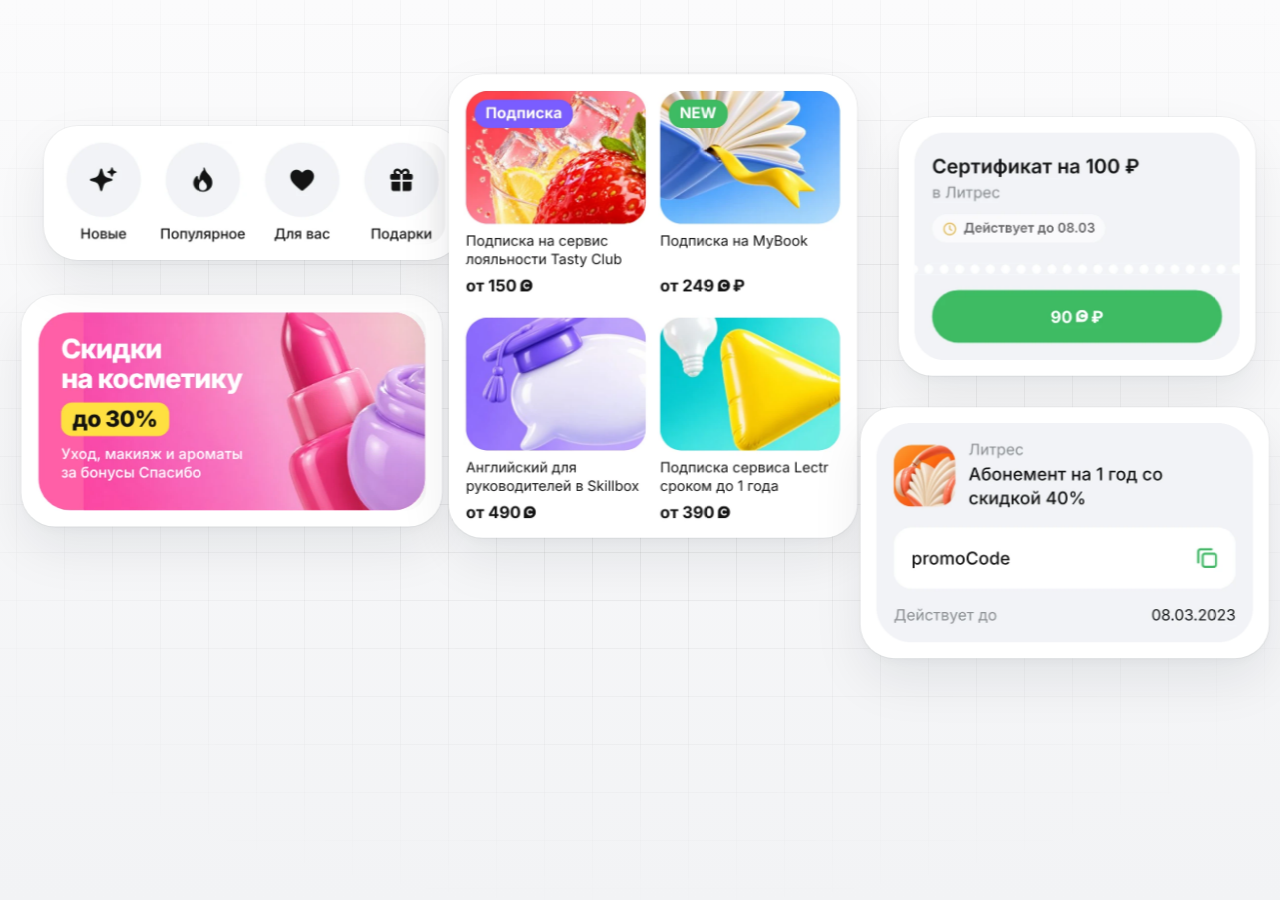
<file: covers/coupons.html>
<!doctype html>
<html lang="ru">
<head>
<meta charset="utf-8">
<meta name="viewport" content="width=device-width, initial-scale=1">
<title>Купоны · обложка</title>
<link rel="stylesheet" href="kit.css">
<style>
  .st { width: 1200px; height: 800px; --lift: -8px; }
  /* Кусочки настоящего интерфейса из кейса, каждый на белой подложке экрана, как в продукте */
  .pc { position: absolute; padding: 14px; border-radius: 30px; background: #fff;
    box-shadow: 0 0 0 1px rgba(17, 24, 39, .04), 0 20px 46px rgba(17, 24, 39, .08), 0 4px 10px rgba(17, 24, 39, .03); }
  .pc img { display: block; height: auto; border-radius: 18px; }
  .cols   { left: 70px;  top: 112px; z-index: 2; animation: fa 10s ease-in-out infinite; }
  .cols img { width: 343px; }
  .banner { left: 50px;  top: 262px; z-index: 1; animation: fb 11s ease-in-out -4s infinite; }
  .banner img { width: 346px; border-radius: 20px; }
  .grid   { left: 430px; top: 66px;  z-index: 3; animation: fa 9s ease-in-out -2s infinite; }
  .grid img { width: 335px; border-radius: 12px; }
  .ticket { left: 830px; top: 104px; z-index: 2; animation: fb 10s ease-in-out -6s infinite; }
  .promo  { left: 796px; top: 362px; z-index: 4; animation: fa 12s ease-in-out -7s infinite; }
  .promo img { width: 335px; }
  @keyframes fa { 0%, 100% { transform: translateY(0); } 50% { transform: translateY(-7px); } }
  @keyframes fb { 0%, 100% { transform: translateY(0); } 50% { transform: translateY(-6px); } }

  /* Нажали «скопировать» на промокоде: курсор, клик, галочка и уведомление снизу */
  .cur { position: absolute; left: 0; top: 0; width: 34px; height: 34px; z-index: 8; animation: cur 6s cubic-bezier(.45, 0, .2, 1) infinite; }
  @keyframes cur {
    0%, 8% { transform: translate(1010px, 640px); opacity: 0; }
    14% { opacity: 1; }
    34%, 40% { transform: translate(1106px, 497px); }
    42% { transform: translate(1106px, 497px) scale(.86); }
    46% { transform: translate(1106px, 497px) scale(1); }
    74% { transform: translate(1106px, 497px); opacity: 1; }
    86%, 100% { transform: translate(1150px, 560px); opacity: 0; } }
  .clk { position: absolute; left: 1104px; top: 492px; width: 44px; height: 44px; margin: -22px 0 0 -22px; border-radius: 50%; background: rgba(33, 160, 56, .22); z-index: 7; opacity: 0; animation: clk 6s ease-out infinite; }
  @keyframes clk { 0%, 41% { opacity: 0; transform: scale(.3); } 43% { opacity: 1; } 55%, 100% { opacity: 0; transform: scale(1.6); } }
  .ok { position: absolute; left: 1090px; top: 478px; width: 28px; height: 28px; border-radius: 7px; background: #fff; z-index: 6; opacity: 0; animation: ok 6s ease infinite; display: flex; align-items: center; justify-content: center; }
  @keyframes ok { 0%, 43% { opacity: 0; } 46%, 84% { opacity: 1; } 90%, 100% { opacity: 0; } }
  .toast { position: absolute; left: 818px; top: 520px; z-index: 7; display: flex; align-items: center; gap: 10px; padding: 12px 18px 12px 14px; border-radius: 16px; background: #1F2229; color: #fff;
    font: 500 19px/1.2 -apple-system, 'SF Pro Text', 'Inter', 'Segoe UI', Roboto, sans-serif; white-space: nowrap; box-shadow: 0 14px 30px rgba(17, 24, 39, .22);
    opacity: 0; animation: toast 6s cubic-bezier(.2, .8, .2, 1) infinite; }
  .toast i { width: 22px; height: 22px; border-radius: 50%; background: #21A038; display: flex; align-items: center; justify-content: center; }
  @keyframes toast { 0%, 46% { opacity: 0; transform: translateY(18px); } 52%, 82% { opacity: 1; transform: none; } 90%, 100% { opacity: 0; transform: translateY(10px); } }
</style>
</head>
<body>
<div class="st" aria-hidden="true"><div class="lift">
  <div class="pc cols"><img data-src="cp/cols-{lg}.webp" alt=""></div>
  <div class="pc banner"><img data-src="cp/banner-{lg}.webp" alt=""></div>
  <div class="pc grid"><img data-src="cp/grid-{lg}.webp" alt=""></div>
  <div class="pc ticket"><img data-src="cp/ticket-{lg}.webp" alt="" style="width:289px;border-radius:0"></div>
  <div class="pc promo"><img data-src="cp/promo-{lg}.webp" alt=""></div>
  <span class="ok"><svg width="18" height="18" viewBox="0 0 24 24" fill="none" stroke="#21A038" stroke-width="2.6" stroke-linecap="round" stroke-linejoin="round"><path d="m5 12.5 4.5 4.5L19 7.5"/></svg></span>
  <span class="clk"></span>
  <div class="toast"><i><svg width="13" height="13" viewBox="0 0 24 24" fill="none" stroke="#fff" stroke-width="3.2" stroke-linecap="round" stroke-linejoin="round"><path d="m5 12.5 4.5 4.5L19 7.5"/></svg></i><span data-ru="Промокод скопирован" data-en="Promo code copied"></span></div>
  <svg class="cur" viewBox="0 0 28 28"><path d="M6 3.5 22 15l-7.3 1.3L11 23z" fill="#111827" stroke="#fff" stroke-width="1.8" stroke-linejoin="round"/></svg>
</div></div>
<script src="kit.js"></script>
<script>Cover({ w: 1200, h: 800, box: [66, 610] });</script>
</body>
</html>
</file>
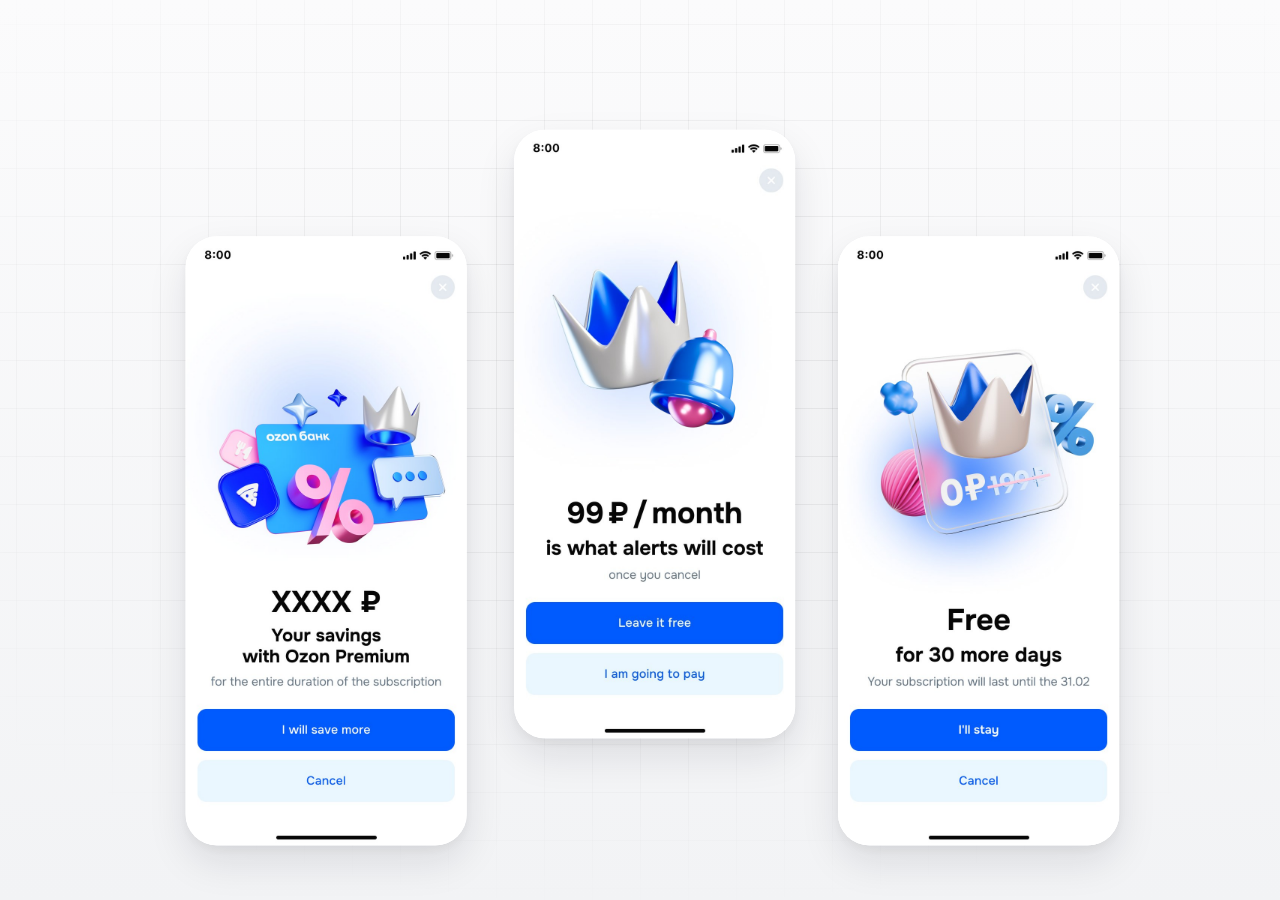
<file: covers/ozon.html>
<!doctype html>
<html lang="ru">
<head>
<meta charset="utf-8">
<meta name="viewport" content="width=device-width, initial-scale=1">
<title>Ozon Premium · обложка</title>
<link rel="stylesheet" href="kit.css">
<style>
  .st { width: 2400px; height: 1600px; --lift: -18px; }
  .ph > img { width: 500px; height: 1083px; }
  .l { left: 392px; top: 420px; }
  .c { left: 976px; top: 230px; z-index: 2; }
  .r { left: 1552px; top: 420px; }
  .c .scr { position: relative; width: 500px; height: 1083px; border-radius: 56px; overflow: hidden; }
  /* Колокольчик из экрана звонит раз в несколько секунд, от него расходятся звуковые дуги */
  .bell { position: absolute; left: 220px; top: 313.3px; width: 213.3px; height: 240px; transform-origin: 59% 19%; animation: ring 4.2s ease-in-out infinite; }
  @keyframes ring {
    0% { transform: rotate(0); } 4% { transform: rotate(15deg); } 9% { transform: rotate(-12deg); } 14% { transform: rotate(9deg); }
    19% { transform: rotate(-6deg); } 24% { transform: rotate(3deg); } 29%, 100% { transform: rotate(0); } }
  .snd { position: absolute; left: 0; top: 0; width: 500px; height: 1083px; overflow: visible; fill: none; stroke: #2C6BFF; stroke-width: 7; stroke-linecap: round; }
  .snd path { opacity: 0; transform-box: fill-box; animation: snd 4.2s ease-out infinite; }
  .snd .a2 { animation-delay: .12s; } .snd .b1 { animation-delay: .06s; } .snd .b2 { animation-delay: .18s; }
  .snd .r1, .snd .r2 { transform-origin: 0% 50%; } .snd .b1, .snd .b2 { transform-origin: 100% 50%; }
  @keyframes snd { 0% { opacity: 0; transform: scale(.7); } 6% { opacity: .9; } 26% { opacity: 0; transform: scale(1.25); } 100% { opacity: 0; } }
</style>
</head>
<body>
<div class="st" aria-hidden="true"><div class="lift">
  <div class="ph l"><img src="../img/41d44e65200e2fb6d3088a023b401ae3.jpg" alt=""></div>
  <div class="ph c"><div class="scr">
    <img src="oz/screen-c.jpg" alt="" style="width:500px;height:1083px">
    <img class="bell" src="oz/bell.png" alt="">
    <svg class="snd" viewBox="0 0 500 1083">
      <path class="r1" d="M 448 386 Q 468 416 450 448"/><path class="r2 a2" d="M 472 368 Q 502 416 476 464"/>
    </svg>
  </div></div>
  <div class="ph r"><img src="../img/a13f3a3f3e07829e36e80949f75c028d.jpg" alt=""></div>
</div></div>
<script src="kit.js"></script>
<script>Cover({ w: 2400, h: 1600, keep: 1125, keepM: 1000 });</script>
</body>
</html>
</file>
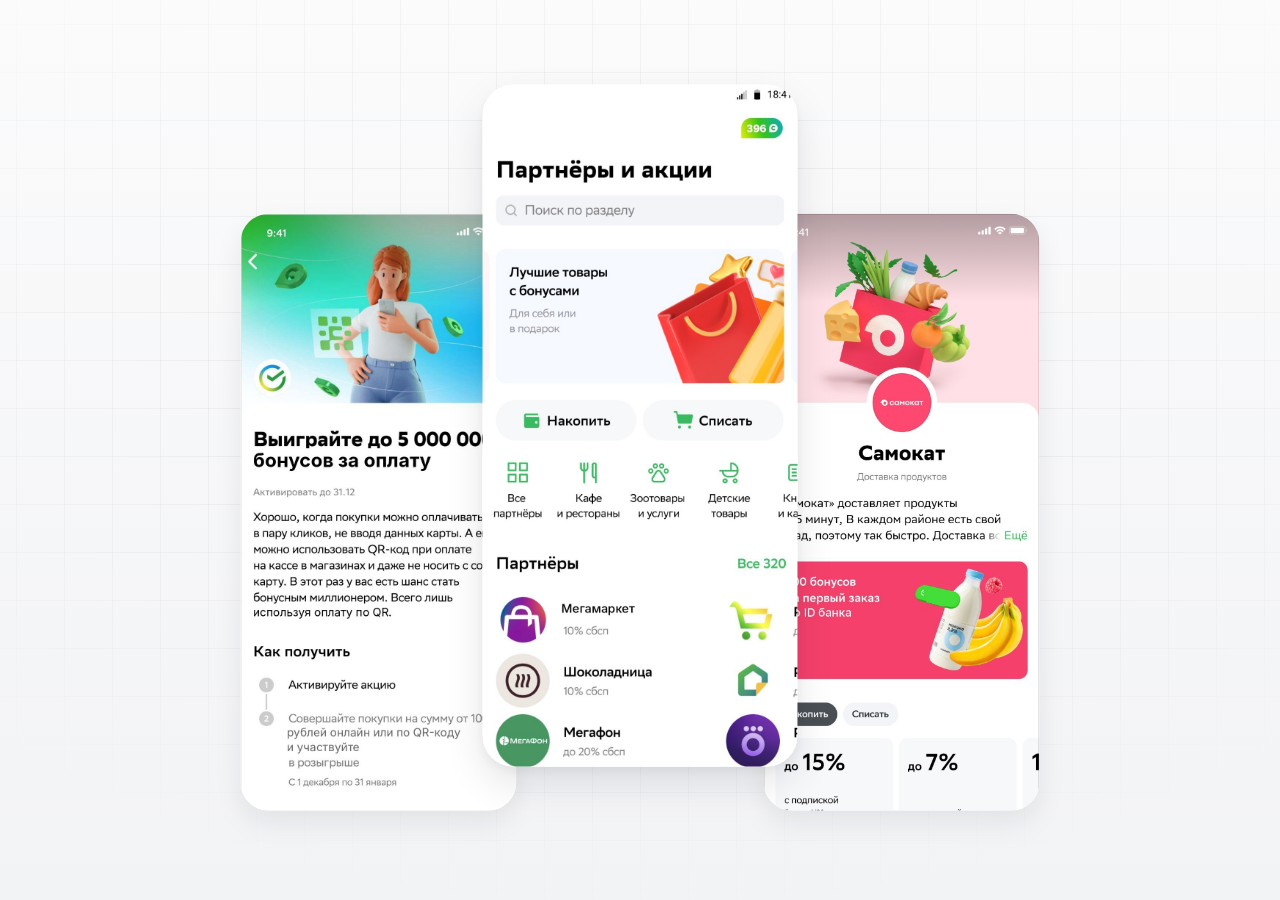
<file: covers/partners.html>
<!doctype html>
<html lang="ru">
<head>
<meta charset="utf-8">
<meta name="viewport" content="width=device-width, initial-scale=1">
<title>Партнёры · обложка</title>
<link rel="stylesheet" href="kit.css">
<style>
  .st { width: 2400px; height: 1600px; --lift: -18px; }
  /* Главный экран крупно и по центру, два второстепенных меньше, ниже и позади */
  .hero { left: 920px; top: 150px; z-index: 3; }
  .hero > img { width: 560px; height: 1213px; }
  .side { z-index: 1; border-radius: 50px; box-shadow: 0 20px 50px rgba(17, 24, 39, .08); }
  .side > img { width: 490px; height: 1061px; border-radius: 50px; }
  .sl { left: 490px; top: 380px; animation: fl 11s ease-in-out -4s infinite; }
  .sr { left: 1420px; top: 380px; animation: fl 10s ease-in-out -7s infinite; }
  /* Категории на главном экране по очереди приподнимаются волной */
  .cat { position: absolute; left: 0; top: 660px; width: 560px; height: 120px; }
  .cat::before { content: ""; position: absolute; inset: 0; background: #fff; }
  .cat i { position: absolute; top: 0; height: 120px; background-image: url(../img/51dd56310cf1be0853f88c2bf66ee6c8.jpg); background-size: 560px auto; background-repeat: no-repeat;
    animation: wave 4.2s cubic-bezier(.35, 0, .25, 1) infinite; transform-origin: 50% 60%; }
  @keyframes wave { 0%, 100% { transform: none; } 9% { transform: translateY(-38px) scale(1.14); } 16% { transform: translateY(-38px) scale(1.14); } 26% { transform: none; } }
  @keyframes fl { 0%, 100% { transform: translateY(0); } 50% { transform: translateY(-10px); } }
</style>
</head>
<body>
<div class="st" aria-hidden="true"><div class="lift">
  <div class="ph side sl"><img src="../img/0d5679995f9eaf34b295cbef1297f47b.jpg" alt=""></div>
  <div class="ph side sr"><img src="../img/3c32d4f62c284b48332d3a121f0471fe.jpg" alt=""></div>
  <div class="ph hero"><img src="../img/51dd56310cf1be0853f88c2bf66ee6c8.jpg" alt=""><div class="cat"><i style="left:0.0px;width:125.0px;background-position:-0.0px -660px;animation-delay:0.00s"></i><i style="left:125.0px;width:125.7px;background-position:-125.0px -660px;animation-delay:0.18s"></i><i style="left:250.7px;width:123.7px;background-position:-250.7px -660px;animation-delay:0.36s"></i><i style="left:374.4px;width:127.0px;background-position:-374.4px -660px;animation-delay:0.54s"></i><i style="left:501.4px;width:58.6px;background-position:-501.4px -660px;animation-delay:0.72s"></i></div></div>
</div></div>
<script src="kit.js"></script>
<script>Cover({ w: 2400, h: 1600 });</script>
</body>
</html>
</file>
<file: covers/kit.css>
/* Общая система живых обложек: чистый светлый фон и сетка, которая мягко растворяется к краям */
html, body { margin: 0; height: 100%; overflow: hidden; }
body { background: linear-gradient(180deg, #FBFBFC 0%, #F2F3F5 100%); }
body::before { content: ""; position: fixed; inset: 0; pointer-events: none;
  background-image: linear-gradient(rgba(17, 17, 17, .06) 1px, transparent 1px), linear-gradient(90deg, rgba(17, 17, 17, .06) 1px, transparent 1px);
  background-size: 48px 48px; background-position: calc(50% + 24px) 24px;
  -webkit-mask-image: radial-gradient(70% 62% at 50% 40%, #000 30%, transparent 100%); mask-image: radial-gradient(70% 62% at 50% 40%, #000 30%, transparent 100%); }
.st { position: absolute; left: 0; top: 0; transform-origin: 0 0; }

/* Подъём сцены при наведении на карточку (класс ставит главная страница) */
.lift { position: absolute; inset: 0; transition: transform .6s cubic-bezier(.2, .8, .2, 1); }
.hov .lift { transform: translateY(var(--lift, -16px)); }

/* Экран без рамок: скруглённые углы и мягкая тень */
.ph { position: absolute; border-radius: 56px; box-shadow: 0 30px 70px rgba(17, 24, 39, .10), 0 8px 18px rgba(17, 24, 39, .05); }
.ph > img, .ph .scr > img:first-child { display: block; border-radius: 56px; object-fit: cover; object-position: top center; background: #fff; }

.paused, .paused * { animation-play-state: paused !important; }
@media (prefers-reduced-motion: reduce) {
  * { animation: none !important; transition: none !important; }
}
</file>
